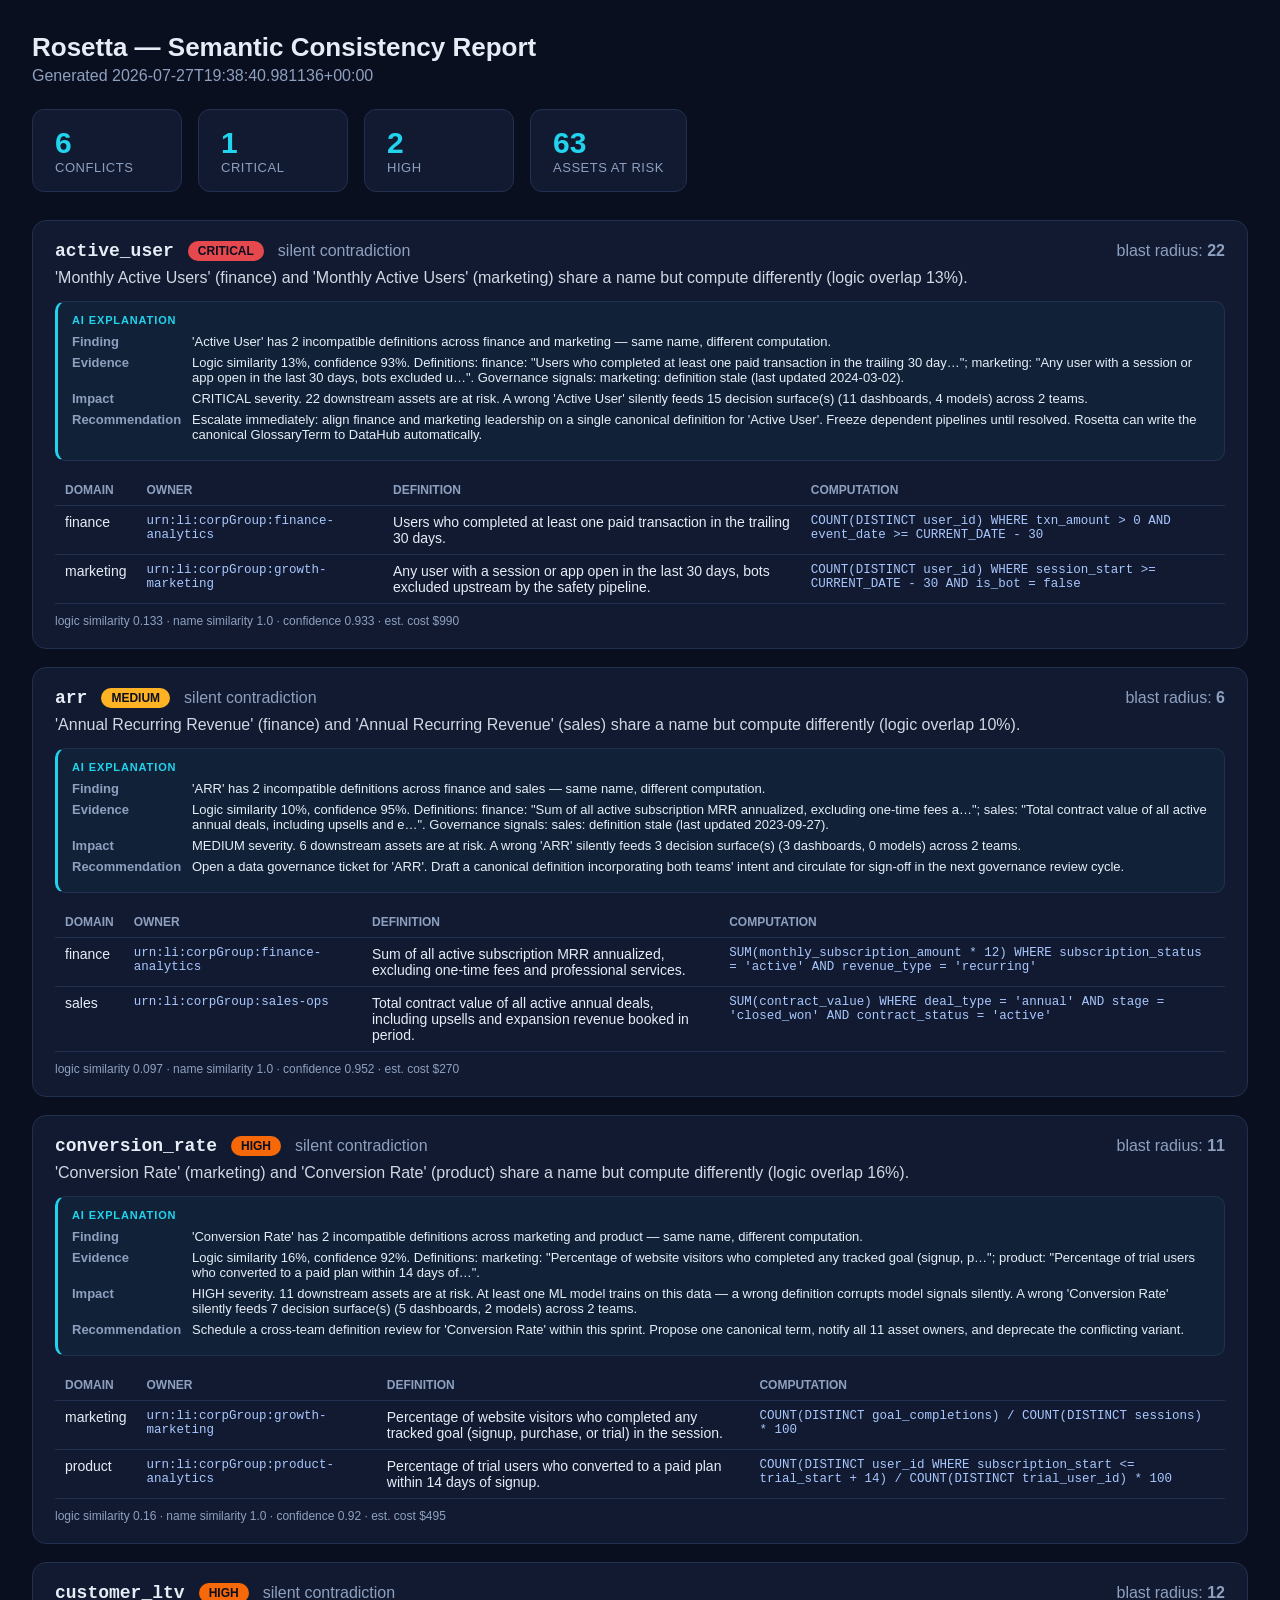
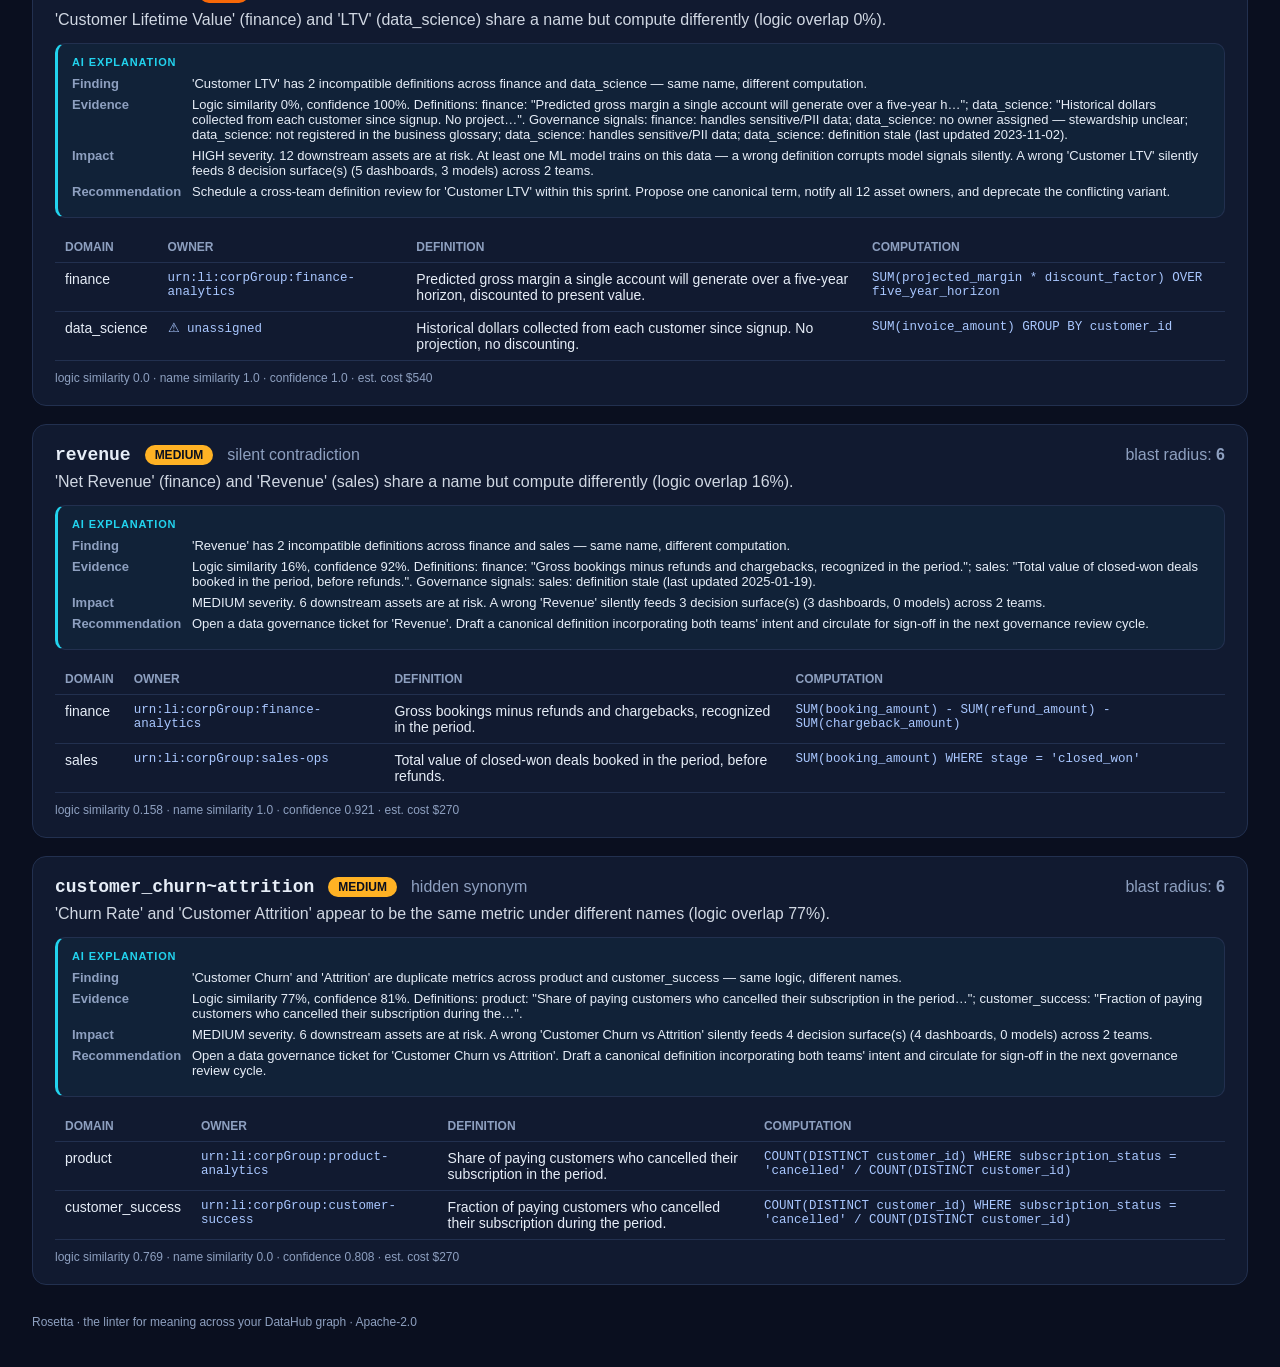
<file: examples/rosetta_report.html>
<!doctype html>
<html lang="en"><head><meta charset="utf-8">
<meta name="viewport" content="width=device-width, initial-scale=1">
<title>Rosetta Semantic Consistency Report</title>
<style>
  :root{--bg:#0a0f1f;--panel:#111a30;--line:#22304f;--cyan:#22d3ee;--text:#e6edf7;--muted:#8ea0c0}
  *{box-sizing:border-box} body{margin:0;background:var(--bg);color:var(--text);
    font-family:-apple-system,Segoe UI,Roboto,Helvetica,Arial,sans-serif;padding:32px}
  h1{font-size:26px;margin:0 0 4px} .sub{color:var(--muted);margin-bottom:24px}
  .stats{display:flex;gap:16px;flex-wrap:wrap;margin-bottom:28px}
  .stat{background:var(--panel);border:1px solid var(--line);border-radius:12px;
    padding:16px 22px;min-width:150px}
  .stat .n{font-size:30px;font-weight:700;color:var(--cyan)}
  .stat .l{color:var(--muted);font-size:13px;text-transform:uppercase;letter-spacing:.04em}
  .card{background:var(--panel);border:1px solid var(--line);border-radius:14px;
    padding:20px 22px;margin-bottom:18px}
  .card-head{display:flex;align-items:center;gap:14px;flex-wrap:wrap;margin-bottom:8px}
  .metric{font-size:18px;font-weight:700;font-family:ui-monospace,SFMono-Regular,Menlo,monospace}
  .badge{color:#0a0f1f;font-weight:700;font-size:12px;padding:3px 10px;border-radius:20px}
  .kind{color:var(--muted)} .blast{margin-left:auto;color:var(--muted)}
  .rationale{color:var(--text);opacity:.9;margin:6px 0 14px}
  .ai{border:1px solid var(--line);border-left:3px solid var(--cyan);border-radius:10px;
    padding:12px 14px;margin:0 0 14px;background:rgba(34,211,238,.04)}
  .ai-t{color:var(--cyan);font-size:11px;font-weight:700;text-transform:uppercase;
    letter-spacing:.08em;margin-bottom:8px}
  .ai-r{display:flex;gap:10px;font-size:13px;margin-bottom:6px}
  .ai-r b{flex:0 0 110px;color:var(--muted);font-weight:600}
  .ai-r span{flex:1}
  table{width:100%;border-collapse:collapse;font-size:14px}
  th,td{text-align:left;padding:8px 10px;border-bottom:1px solid var(--line);vertical-align:top}
  th{color:var(--muted);font-weight:600;font-size:12px;text-transform:uppercase}
  .mono{font-family:ui-monospace,SFMono-Regular,Menlo,monospace;font-size:12.5px;color:#a9c7ff}
  .sims{color:var(--muted);font-size:12px;margin-top:10px}
  footer{color:var(--muted);font-size:12px;margin-top:30px}
</style></head><body>
  <h1>Rosetta — Semantic Consistency Report</h1>
  <div class="sub">Generated 2026-07-27T19:38:40.981136+00:00</div>
  <div class="stats">
    <div class="stat"><div class="n">6</div><div class="l">Conflicts</div></div>
    <div class="stat"><div class="n">1</div><div class="l">Critical</div></div>
    <div class="stat"><div class="n">2</div><div class="l">High</div></div>
    <div class="stat"><div class="n">63</div><div class="l">Assets at risk</div></div>
  </div>
  
            <div class="card">
              <div class="card-head">
                <span class="metric">active_user</span>
                <span class="badge" style="background:#e5484d">CRITICAL</span>
                <span class="kind">silent contradiction</span>
                <span class="blast">blast radius: <b>22</b></span>
              </div>
              <p class="rationale">'Monthly Active Users' (finance) and 'Monthly Active Users' (marketing) share a name but compute differently (logic overlap 13%).</p>
              <div class='ai'><div class='ai-t'>AI Explanation</div><div class='ai-r'><b>Finding</b><span>'Active User' has 2 incompatible definitions across finance and marketing — same name, different computation.</span></div><div class='ai-r'><b>Evidence</b><span>Logic similarity 13%, confidence 93%. Definitions: finance: "Users who completed at least one paid transaction in the trailing 30 day…"; marketing: "Any user with a session or app open in the last 30 days, bots excluded u…". Governance signals: marketing: definition stale (last updated 2024-03-02).</span></div><div class='ai-r'><b>Impact</b><span>CRITICAL severity. 22 downstream assets are at risk. A wrong 'Active User' silently feeds 15 decision surface(s) (11 dashboards, 4 models) across 2 teams.</span></div><div class='ai-r'><b>Recommendation</b><span>Escalate immediately: align finance and marketing leadership on a single canonical definition for 'Active User'. Freeze dependent pipelines until resolved. Rosetta can write the canonical GlossaryTerm to DataHub automatically.</span></div></div>
              <table>
                <thead><tr><th>Domain</th><th>Owner</th><th>Definition</th><th>Computation</th></tr></thead>
                <tbody><tr><td>finance</td><td class='mono'>urn:li:corpGroup:finance-analytics</td><td>Users who completed at least one paid transaction in the trailing 30 days.</td><td class='mono'>COUNT(DISTINCT user_id) WHERE txn_amount > 0 AND event_date >= CURRENT_DATE - 30</td></tr><tr><td>marketing</td><td class='mono'>urn:li:corpGroup:growth-marketing</td><td>Any user with a session or app open in the last 30 days, bots excluded upstream by the safety pipeline.</td><td class='mono'>COUNT(DISTINCT user_id) WHERE session_start >= CURRENT_DATE - 30 AND is_bot = false</td></tr></tbody>
              </table>
              <div class="sims">logic similarity 0.133 ·
                name similarity 1.0 ·
                confidence 0.933 ·
                est. cost $990</div>
            </div>
            <div class="card">
              <div class="card-head">
                <span class="metric">arr</span>
                <span class="badge" style="background:#ffb224">MEDIUM</span>
                <span class="kind">silent contradiction</span>
                <span class="blast">blast radius: <b>6</b></span>
              </div>
              <p class="rationale">'Annual Recurring Revenue' (finance) and 'Annual Recurring Revenue' (sales) share a name but compute differently (logic overlap 10%).</p>
              <div class='ai'><div class='ai-t'>AI Explanation</div><div class='ai-r'><b>Finding</b><span>'ARR' has 2 incompatible definitions across finance and sales — same name, different computation.</span></div><div class='ai-r'><b>Evidence</b><span>Logic similarity 10%, confidence 95%. Definitions: finance: "Sum of all active subscription MRR annualized, excluding one-time fees a…"; sales: "Total contract value of all active annual deals, including upsells and e…". Governance signals: sales: definition stale (last updated 2023-09-27).</span></div><div class='ai-r'><b>Impact</b><span>MEDIUM severity. 6 downstream assets are at risk. A wrong 'ARR' silently feeds 3 decision surface(s) (3 dashboards, 0 models) across 2 teams.</span></div><div class='ai-r'><b>Recommendation</b><span>Open a data governance ticket for 'ARR'. Draft a canonical definition incorporating both teams' intent and circulate for sign-off in the next governance review cycle.</span></div></div>
              <table>
                <thead><tr><th>Domain</th><th>Owner</th><th>Definition</th><th>Computation</th></tr></thead>
                <tbody><tr><td>finance</td><td class='mono'>urn:li:corpGroup:finance-analytics</td><td>Sum of all active subscription MRR annualized, excluding one-time fees and professional services.</td><td class='mono'>SUM(monthly_subscription_amount * 12) WHERE subscription_status = 'active' AND revenue_type = 'recurring'</td></tr><tr><td>sales</td><td class='mono'>urn:li:corpGroup:sales-ops</td><td>Total contract value of all active annual deals, including upsells and expansion revenue booked in period.</td><td class='mono'>SUM(contract_value) WHERE deal_type = 'annual' AND stage = 'closed_won' AND contract_status = 'active'</td></tr></tbody>
              </table>
              <div class="sims">logic similarity 0.097 ·
                name similarity 1.0 ·
                confidence 0.952 ·
                est. cost $270</div>
            </div>
            <div class="card">
              <div class="card-head">
                <span class="metric">conversion_rate</span>
                <span class="badge" style="background:#f76808">HIGH</span>
                <span class="kind">silent contradiction</span>
                <span class="blast">blast radius: <b>11</b></span>
              </div>
              <p class="rationale">'Conversion Rate' (marketing) and 'Conversion Rate' (product) share a name but compute differently (logic overlap 16%).</p>
              <div class='ai'><div class='ai-t'>AI Explanation</div><div class='ai-r'><b>Finding</b><span>'Conversion Rate' has 2 incompatible definitions across marketing and product — same name, different computation.</span></div><div class='ai-r'><b>Evidence</b><span>Logic similarity 16%, confidence 92%. Definitions: marketing: "Percentage of website visitors who completed any tracked goal (signup, p…"; product: "Percentage of trial users who converted to a paid plan within 14 days of…".</span></div><div class='ai-r'><b>Impact</b><span>HIGH severity. 11 downstream assets are at risk. At least one ML model trains on this data — a wrong definition corrupts model signals silently. A wrong 'Conversion Rate' silently feeds 7 decision surface(s) (5 dashboards, 2 models) across 2 teams.</span></div><div class='ai-r'><b>Recommendation</b><span>Schedule a cross-team definition review for 'Conversion Rate' within this sprint. Propose one canonical term, notify all 11 asset owners, and deprecate the conflicting variant.</span></div></div>
              <table>
                <thead><tr><th>Domain</th><th>Owner</th><th>Definition</th><th>Computation</th></tr></thead>
                <tbody><tr><td>marketing</td><td class='mono'>urn:li:corpGroup:growth-marketing</td><td>Percentage of website visitors who completed any tracked goal (signup, purchase, or trial) in the session.</td><td class='mono'>COUNT(DISTINCT goal_completions) / COUNT(DISTINCT sessions) * 100</td></tr><tr><td>product</td><td class='mono'>urn:li:corpGroup:product-analytics</td><td>Percentage of trial users who converted to a paid plan within 14 days of signup.</td><td class='mono'>COUNT(DISTINCT user_id WHERE subscription_start <= trial_start + 14) / COUNT(DISTINCT trial_user_id) * 100</td></tr></tbody>
              </table>
              <div class="sims">logic similarity 0.16 ·
                name similarity 1.0 ·
                confidence 0.92 ·
                est. cost $495</div>
            </div>
            <div class="card">
              <div class="card-head">
                <span class="metric">customer_ltv</span>
                <span class="badge" style="background:#f76808">HIGH</span>
                <span class="kind">silent contradiction</span>
                <span class="blast">blast radius: <b>12</b></span>
              </div>
              <p class="rationale">'Customer Lifetime Value' (finance) and 'LTV' (data_science) share a name but compute differently (logic overlap 0%).</p>
              <div class='ai'><div class='ai-t'>AI Explanation</div><div class='ai-r'><b>Finding</b><span>'Customer LTV' has 2 incompatible definitions across finance and data_science — same name, different computation.</span></div><div class='ai-r'><b>Evidence</b><span>Logic similarity 0%, confidence 100%. Definitions: finance: "Predicted gross margin a single account will generate over a five-year h…"; data_science: "Historical dollars collected from each customer since signup. No project…". Governance signals: finance: handles sensitive/PII data; data_science: no owner assigned — stewardship unclear; data_science: not registered in the business glossary; data_science: handles sensitive/PII data; data_science: definition stale (last updated 2023-11-02).</span></div><div class='ai-r'><b>Impact</b><span>HIGH severity. 12 downstream assets are at risk. At least one ML model trains on this data — a wrong definition corrupts model signals silently. A wrong 'Customer LTV' silently feeds 8 decision surface(s) (5 dashboards, 3 models) across 2 teams.</span></div><div class='ai-r'><b>Recommendation</b><span>Schedule a cross-team definition review for 'Customer LTV' within this sprint. Propose one canonical term, notify all 12 asset owners, and deprecate the conflicting variant.</span></div></div>
              <table>
                <thead><tr><th>Domain</th><th>Owner</th><th>Definition</th><th>Computation</th></tr></thead>
                <tbody><tr><td>finance</td><td class='mono'>urn:li:corpGroup:finance-analytics</td><td>Predicted gross margin a single account will generate over a five-year horizon, discounted to present value.</td><td class='mono'>SUM(projected_margin * discount_factor) OVER five_year_horizon</td></tr><tr><td>data_science</td><td class='mono'>⚠ unassigned</td><td>Historical dollars collected from each customer since signup. No projection, no discounting.</td><td class='mono'>SUM(invoice_amount) GROUP BY customer_id</td></tr></tbody>
              </table>
              <div class="sims">logic similarity 0.0 ·
                name similarity 1.0 ·
                confidence 1.0 ·
                est. cost $540</div>
            </div>
            <div class="card">
              <div class="card-head">
                <span class="metric">revenue</span>
                <span class="badge" style="background:#ffb224">MEDIUM</span>
                <span class="kind">silent contradiction</span>
                <span class="blast">blast radius: <b>6</b></span>
              </div>
              <p class="rationale">'Net Revenue' (finance) and 'Revenue' (sales) share a name but compute differently (logic overlap 16%).</p>
              <div class='ai'><div class='ai-t'>AI Explanation</div><div class='ai-r'><b>Finding</b><span>'Revenue' has 2 incompatible definitions across finance and sales — same name, different computation.</span></div><div class='ai-r'><b>Evidence</b><span>Logic similarity 16%, confidence 92%. Definitions: finance: "Gross bookings minus refunds and chargebacks, recognized in the period."; sales: "Total value of closed-won deals booked in the period, before refunds.". Governance signals: sales: definition stale (last updated 2025-01-19).</span></div><div class='ai-r'><b>Impact</b><span>MEDIUM severity. 6 downstream assets are at risk. A wrong 'Revenue' silently feeds 3 decision surface(s) (3 dashboards, 0 models) across 2 teams.</span></div><div class='ai-r'><b>Recommendation</b><span>Open a data governance ticket for 'Revenue'. Draft a canonical definition incorporating both teams' intent and circulate for sign-off in the next governance review cycle.</span></div></div>
              <table>
                <thead><tr><th>Domain</th><th>Owner</th><th>Definition</th><th>Computation</th></tr></thead>
                <tbody><tr><td>finance</td><td class='mono'>urn:li:corpGroup:finance-analytics</td><td>Gross bookings minus refunds and chargebacks, recognized in the period.</td><td class='mono'>SUM(booking_amount) - SUM(refund_amount) - SUM(chargeback_amount)</td></tr><tr><td>sales</td><td class='mono'>urn:li:corpGroup:sales-ops</td><td>Total value of closed-won deals booked in the period, before refunds.</td><td class='mono'>SUM(booking_amount) WHERE stage = 'closed_won'</td></tr></tbody>
              </table>
              <div class="sims">logic similarity 0.158 ·
                name similarity 1.0 ·
                confidence 0.921 ·
                est. cost $270</div>
            </div>
            <div class="card">
              <div class="card-head">
                <span class="metric">customer_churn~attrition</span>
                <span class="badge" style="background:#ffb224">MEDIUM</span>
                <span class="kind">hidden synonym</span>
                <span class="blast">blast radius: <b>6</b></span>
              </div>
              <p class="rationale">'Churn Rate' and 'Customer Attrition' appear to be the same metric under different names (logic overlap 77%).</p>
              <div class='ai'><div class='ai-t'>AI Explanation</div><div class='ai-r'><b>Finding</b><span>'Customer Churn' and 'Attrition' are duplicate metrics across product and customer_success — same logic, different names.</span></div><div class='ai-r'><b>Evidence</b><span>Logic similarity 77%, confidence 81%. Definitions: product: "Share of paying customers who cancelled their subscription in the period…"; customer_success: "Fraction of paying customers who cancelled their subscription during the…".</span></div><div class='ai-r'><b>Impact</b><span>MEDIUM severity. 6 downstream assets are at risk. A wrong 'Customer Churn vs Attrition' silently feeds 4 decision surface(s) (4 dashboards, 0 models) across 2 teams.</span></div><div class='ai-r'><b>Recommendation</b><span>Open a data governance ticket for 'Customer Churn vs Attrition'. Draft a canonical definition incorporating both teams' intent and circulate for sign-off in the next governance review cycle.</span></div></div>
              <table>
                <thead><tr><th>Domain</th><th>Owner</th><th>Definition</th><th>Computation</th></tr></thead>
                <tbody><tr><td>product</td><td class='mono'>urn:li:corpGroup:product-analytics</td><td>Share of paying customers who cancelled their subscription in the period.</td><td class='mono'>COUNT(DISTINCT customer_id) WHERE subscription_status = 'cancelled' / COUNT(DISTINCT customer_id)</td></tr><tr><td>customer_success</td><td class='mono'>urn:li:corpGroup:customer-success</td><td>Fraction of paying customers who cancelled their subscription during the period.</td><td class='mono'>COUNT(DISTINCT customer_id) WHERE subscription_status = 'cancelled' / COUNT(DISTINCT customer_id)</td></tr></tbody>
              </table>
              <div class="sims">logic similarity 0.769 ·
                name similarity 0.0 ·
                confidence 0.808 ·
                est. cost $270</div>
            </div>
  <footer>Rosetta · the linter for meaning across your DataHub graph · Apache-2.0</footer>
</body></html>
</file>
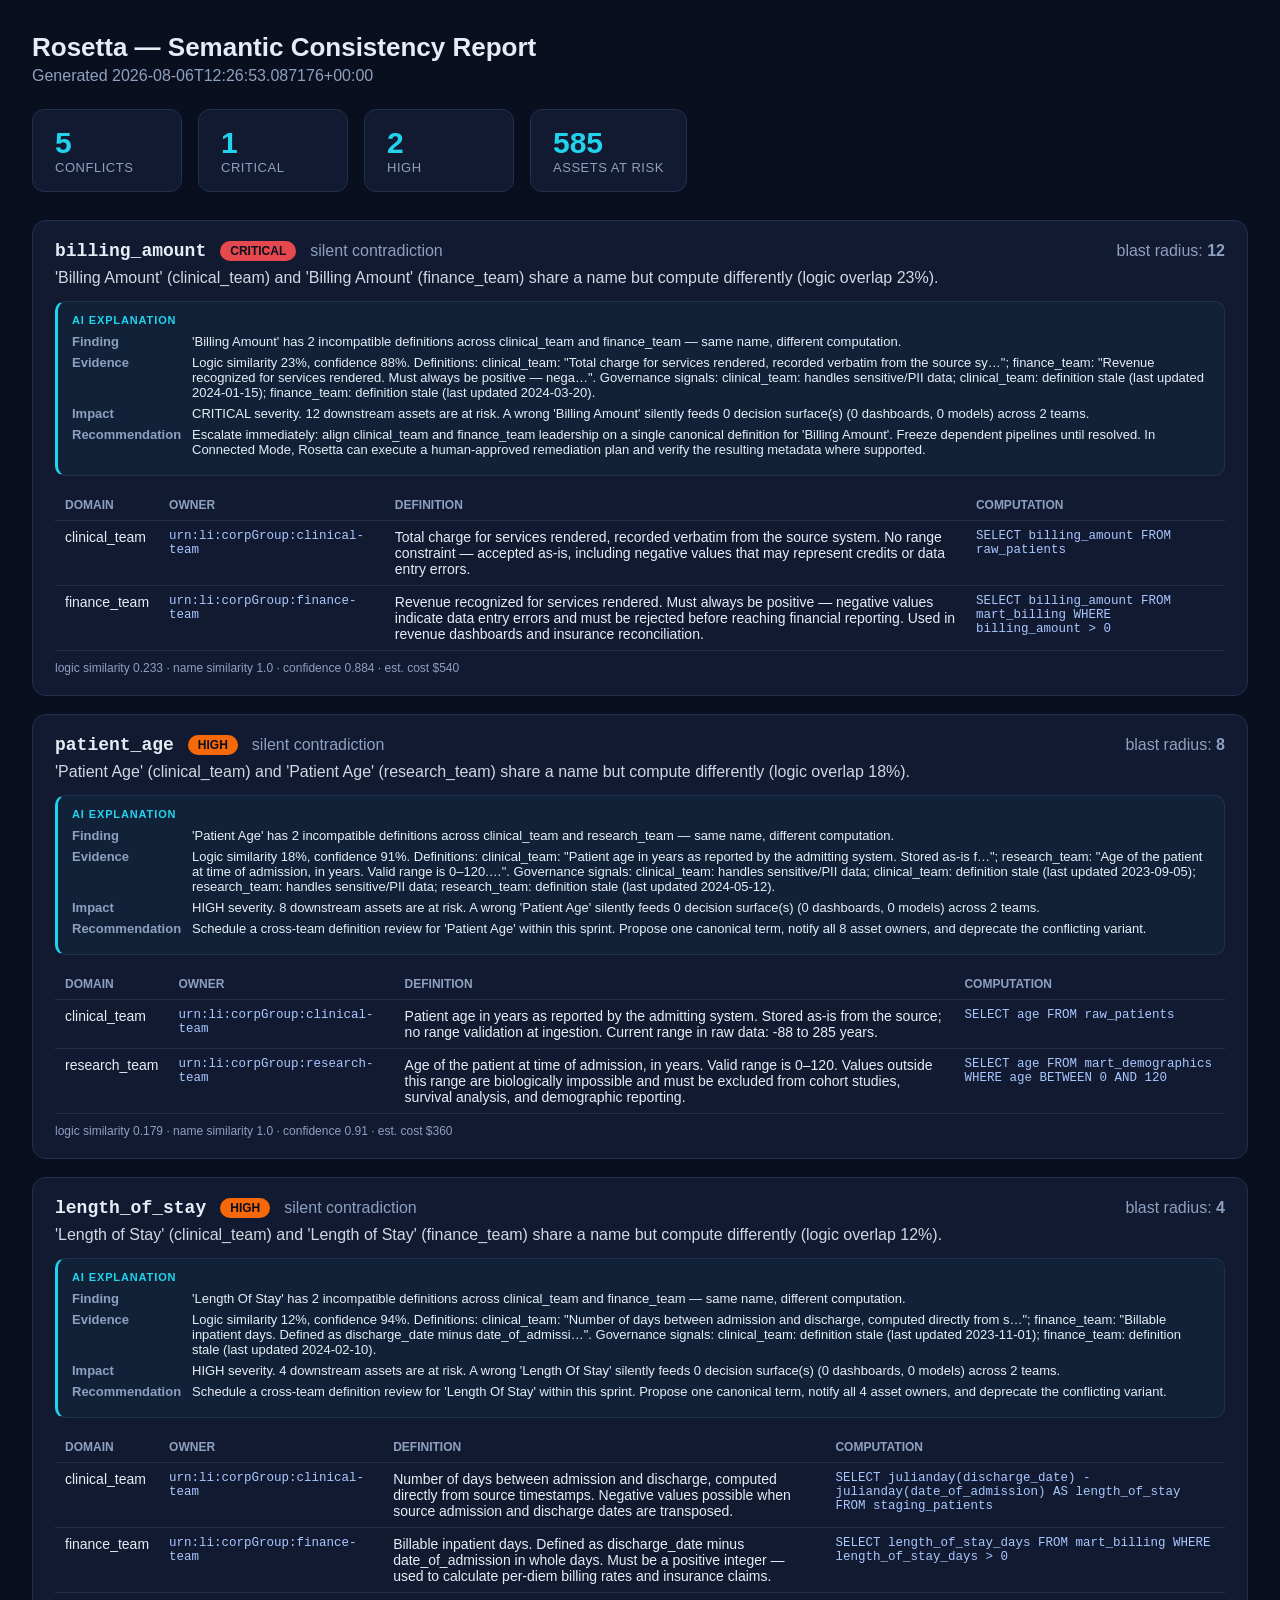
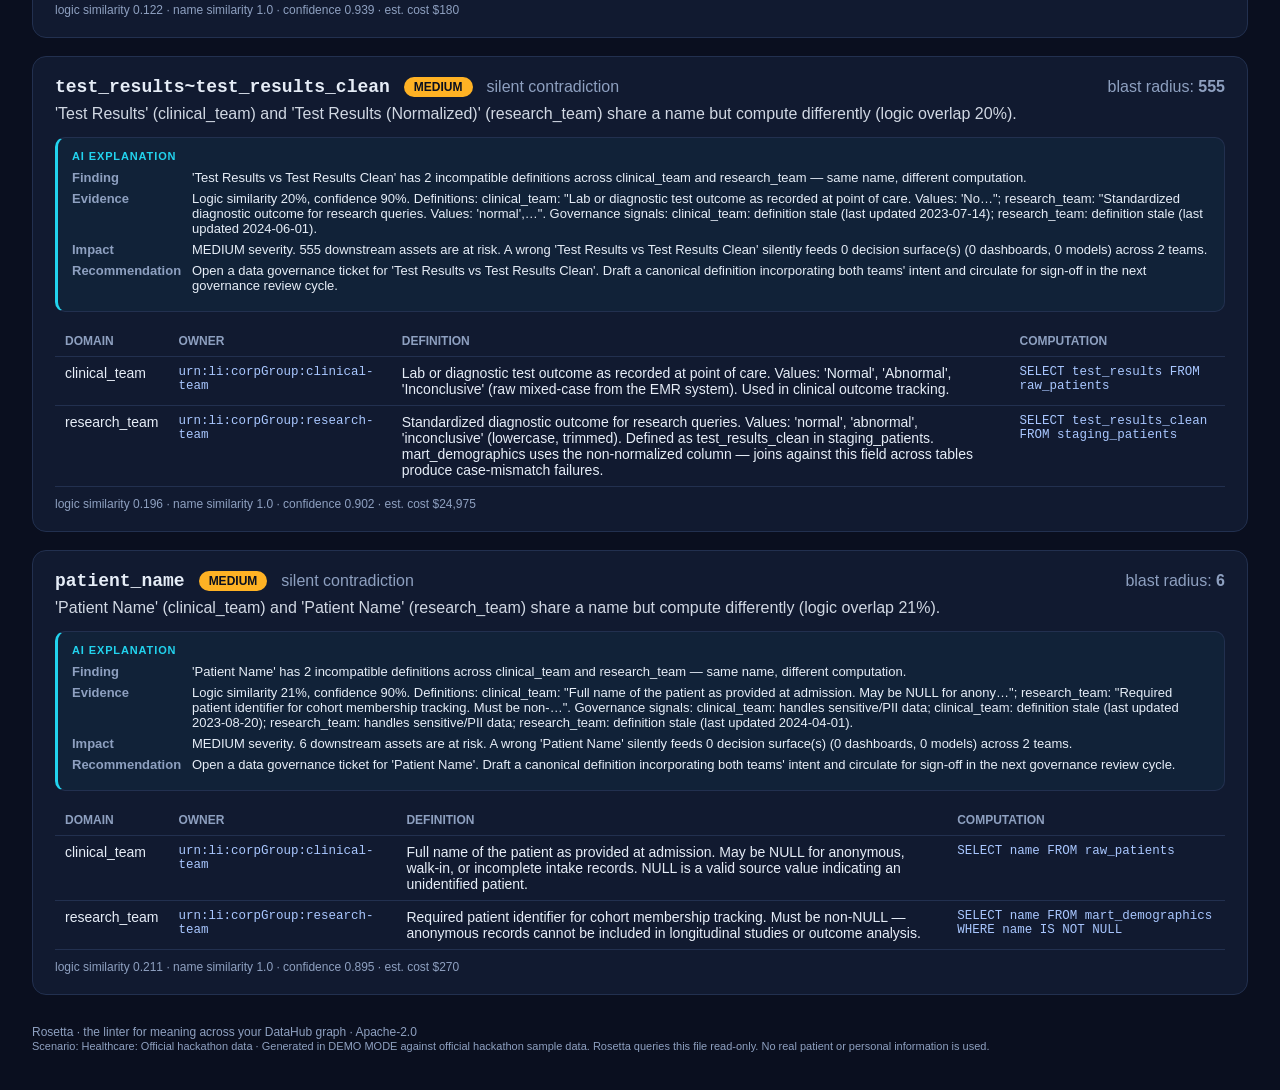
<file: examples/rosetta_report_healthcare.html>
<!doctype html>
<html lang="en"><head><meta charset="utf-8">
<meta name="viewport" content="width=device-width, initial-scale=1">
<title>Rosetta Semantic Consistency Report</title>
<style>
  :root{--bg:#0a0f1f;--panel:#111a30;--line:#22304f;--cyan:#22d3ee;--text:#e6edf7;--muted:#8ea0c0}
  *{box-sizing:border-box} body{margin:0;background:var(--bg);color:var(--text);
    font-family:-apple-system,Segoe UI,Roboto,Helvetica,Arial,sans-serif;padding:32px}
  h1{font-size:26px;margin:0 0 4px} .sub{color:var(--muted);margin-bottom:24px}
  .stats{display:flex;gap:16px;flex-wrap:wrap;margin-bottom:28px}
  .stat{background:var(--panel);border:1px solid var(--line);border-radius:12px;
    padding:16px 22px;min-width:150px}
  .stat .n{font-size:30px;font-weight:700;color:var(--cyan)}
  .stat .l{color:var(--muted);font-size:13px;text-transform:uppercase;letter-spacing:.04em}
  .card{background:var(--panel);border:1px solid var(--line);border-radius:14px;
    padding:20px 22px;margin-bottom:18px}
  .card-head{display:flex;align-items:center;gap:14px;flex-wrap:wrap;margin-bottom:8px}
  .metric{font-size:18px;font-weight:700;font-family:ui-monospace,SFMono-Regular,Menlo,monospace}
  .badge{color:#0a0f1f;font-weight:700;font-size:12px;padding:3px 10px;border-radius:20px}
  .kind{color:var(--muted)} .blast{margin-left:auto;color:var(--muted)}
  .rationale{color:var(--text);opacity:.9;margin:6px 0 14px}
  .ai{border:1px solid var(--line);border-left:3px solid var(--cyan);border-radius:10px;
    padding:12px 14px;margin:0 0 14px;background:rgba(34,211,238,.04)}
  .ai-t{color:var(--cyan);font-size:11px;font-weight:700;text-transform:uppercase;
    letter-spacing:.08em;margin-bottom:8px}
  .ai-r{display:flex;gap:10px;font-size:13px;margin-bottom:6px}
  .ai-r b{flex:0 0 110px;color:var(--muted);font-weight:600}
  .ai-r span{flex:1}
  table{width:100%;border-collapse:collapse;font-size:14px}
  th,td{text-align:left;padding:8px 10px;border-bottom:1px solid var(--line);vertical-align:top}
  th{color:var(--muted);font-weight:600;font-size:12px;text-transform:uppercase}
  .mono{font-family:ui-monospace,SFMono-Regular,Menlo,monospace;font-size:12.5px;color:#a9c7ff}
  .sims{color:var(--muted);font-size:12px;margin-top:10px}
  footer{color:var(--muted);font-size:12px;margin-top:30px}
</style></head><body>
  <h1>Rosetta — Semantic Consistency Report</h1>
  <div class="sub">Generated 2026-08-06T12:26:53.087176+00:00</div>
  <div class="stats">
    <div class="stat"><div class="n">5</div><div class="l">Conflicts</div></div>
    <div class="stat"><div class="n">1</div><div class="l">Critical</div></div>
    <div class="stat"><div class="n">2</div><div class="l">High</div></div>
    <div class="stat"><div class="n">585</div><div class="l">Assets at risk</div></div>
  </div>
  
            <div class="card">
              <div class="card-head">
                <span class="metric">billing_amount</span>
                <span class="badge" style="background:#e5484d">CRITICAL</span>
                <span class="kind">silent contradiction</span>
                <span class="blast">blast radius: <b>12</b></span>
              </div>
              <p class="rationale">'Billing Amount' (clinical_team) and 'Billing Amount' (finance_team) share a name but compute differently (logic overlap 23%).</p>
              <div class='ai'><div class='ai-t'>AI Explanation</div><div class='ai-r'><b>Finding</b><span>'Billing Amount' has 2 incompatible definitions across clinical_team and finance_team — same name, different computation.</span></div><div class='ai-r'><b>Evidence</b><span>Logic similarity 23%, confidence 88%. Definitions: clinical_team: "Total charge for services rendered, recorded verbatim from the source sy…"; finance_team: "Revenue recognized for services rendered. Must always be positive — nega…". Governance signals: clinical_team: handles sensitive/PII data; clinical_team: definition stale (last updated 2024-01-15); finance_team: definition stale (last updated 2024-03-20).</span></div><div class='ai-r'><b>Impact</b><span>CRITICAL severity. 12 downstream assets are at risk. A wrong 'Billing Amount' silently feeds 0 decision surface(s) (0 dashboards, 0 models) across 2 teams.</span></div><div class='ai-r'><b>Recommendation</b><span>Escalate immediately: align clinical_team and finance_team leadership on a single canonical definition for 'Billing Amount'. Freeze dependent pipelines until resolved. In Connected Mode, Rosetta can execute a human-approved remediation plan and verify the resulting metadata where supported.</span></div></div>
              <table>
                <thead><tr><th>Domain</th><th>Owner</th><th>Definition</th><th>Computation</th></tr></thead>
                <tbody><tr><td>clinical_team</td><td class='mono'>urn:li:corpGroup:clinical-team</td><td>Total charge for services rendered, recorded verbatim from the source system. No range constraint — accepted as-is, including negative values that may represent credits or data entry errors.</td><td class='mono'>SELECT billing_amount FROM raw_patients</td></tr><tr><td>finance_team</td><td class='mono'>urn:li:corpGroup:finance-team</td><td>Revenue recognized for services rendered. Must always be positive — negative values indicate data entry errors and must be rejected before reaching financial reporting. Used in revenue dashboards and insurance reconciliation.</td><td class='mono'>SELECT billing_amount FROM mart_billing WHERE billing_amount > 0</td></tr></tbody>
              </table>
              <div class="sims">logic similarity 0.233 ·
                name similarity 1.0 ·
                confidence 0.884 ·
                est. cost $540</div>
            </div>
            <div class="card">
              <div class="card-head">
                <span class="metric">patient_age</span>
                <span class="badge" style="background:#f76808">HIGH</span>
                <span class="kind">silent contradiction</span>
                <span class="blast">blast radius: <b>8</b></span>
              </div>
              <p class="rationale">'Patient Age' (clinical_team) and 'Patient Age' (research_team) share a name but compute differently (logic overlap 18%).</p>
              <div class='ai'><div class='ai-t'>AI Explanation</div><div class='ai-r'><b>Finding</b><span>'Patient Age' has 2 incompatible definitions across clinical_team and research_team — same name, different computation.</span></div><div class='ai-r'><b>Evidence</b><span>Logic similarity 18%, confidence 91%. Definitions: clinical_team: "Patient age in years as reported by the admitting system. Stored as-is f…"; research_team: "Age of the patient at time of admission, in years. Valid range is 0–120.…". Governance signals: clinical_team: handles sensitive/PII data; clinical_team: definition stale (last updated 2023-09-05); research_team: handles sensitive/PII data; research_team: definition stale (last updated 2024-05-12).</span></div><div class='ai-r'><b>Impact</b><span>HIGH severity. 8 downstream assets are at risk. A wrong 'Patient Age' silently feeds 0 decision surface(s) (0 dashboards, 0 models) across 2 teams.</span></div><div class='ai-r'><b>Recommendation</b><span>Schedule a cross-team definition review for 'Patient Age' within this sprint. Propose one canonical term, notify all 8 asset owners, and deprecate the conflicting variant.</span></div></div>
              <table>
                <thead><tr><th>Domain</th><th>Owner</th><th>Definition</th><th>Computation</th></tr></thead>
                <tbody><tr><td>clinical_team</td><td class='mono'>urn:li:corpGroup:clinical-team</td><td>Patient age in years as reported by the admitting system. Stored as-is from the source; no range validation at ingestion. Current range in raw data: -88 to 285 years.</td><td class='mono'>SELECT age FROM raw_patients</td></tr><tr><td>research_team</td><td class='mono'>urn:li:corpGroup:research-team</td><td>Age of the patient at time of admission, in years. Valid range is 0–120. Values outside this range are biologically impossible and must be excluded from cohort studies, survival analysis, and demographic reporting.</td><td class='mono'>SELECT age FROM mart_demographics WHERE age BETWEEN 0 AND 120</td></tr></tbody>
              </table>
              <div class="sims">logic similarity 0.179 ·
                name similarity 1.0 ·
                confidence 0.91 ·
                est. cost $360</div>
            </div>
            <div class="card">
              <div class="card-head">
                <span class="metric">length_of_stay</span>
                <span class="badge" style="background:#f76808">HIGH</span>
                <span class="kind">silent contradiction</span>
                <span class="blast">blast radius: <b>4</b></span>
              </div>
              <p class="rationale">'Length of Stay' (clinical_team) and 'Length of Stay' (finance_team) share a name but compute differently (logic overlap 12%).</p>
              <div class='ai'><div class='ai-t'>AI Explanation</div><div class='ai-r'><b>Finding</b><span>'Length Of Stay' has 2 incompatible definitions across clinical_team and finance_team — same name, different computation.</span></div><div class='ai-r'><b>Evidence</b><span>Logic similarity 12%, confidence 94%. Definitions: clinical_team: "Number of days between admission and discharge, computed directly from s…"; finance_team: "Billable inpatient days. Defined as discharge_date minus date_of_admissi…". Governance signals: clinical_team: definition stale (last updated 2023-11-01); finance_team: definition stale (last updated 2024-02-10).</span></div><div class='ai-r'><b>Impact</b><span>HIGH severity. 4 downstream assets are at risk. A wrong 'Length Of Stay' silently feeds 0 decision surface(s) (0 dashboards, 0 models) across 2 teams.</span></div><div class='ai-r'><b>Recommendation</b><span>Schedule a cross-team definition review for 'Length Of Stay' within this sprint. Propose one canonical term, notify all 4 asset owners, and deprecate the conflicting variant.</span></div></div>
              <table>
                <thead><tr><th>Domain</th><th>Owner</th><th>Definition</th><th>Computation</th></tr></thead>
                <tbody><tr><td>clinical_team</td><td class='mono'>urn:li:corpGroup:clinical-team</td><td>Number of days between admission and discharge, computed directly from source timestamps. Negative values possible when source admission and discharge dates are transposed.</td><td class='mono'>SELECT julianday(discharge_date) - julianday(date_of_admission) AS length_of_stay FROM staging_patients</td></tr><tr><td>finance_team</td><td class='mono'>urn:li:corpGroup:finance-team</td><td>Billable inpatient days. Defined as discharge_date minus date_of_admission in whole days. Must be a positive integer — used to calculate per-diem billing rates and insurance claims.</td><td class='mono'>SELECT length_of_stay_days FROM mart_billing WHERE length_of_stay_days > 0</td></tr></tbody>
              </table>
              <div class="sims">logic similarity 0.122 ·
                name similarity 1.0 ·
                confidence 0.939 ·
                est. cost $180</div>
            </div>
            <div class="card">
              <div class="card-head">
                <span class="metric">test_results~test_results_clean</span>
                <span class="badge" style="background:#ffb224">MEDIUM</span>
                <span class="kind">silent contradiction</span>
                <span class="blast">blast radius: <b>555</b></span>
              </div>
              <p class="rationale">'Test Results' (clinical_team) and 'Test Results (Normalized)' (research_team) share a name but compute differently (logic overlap 20%).</p>
              <div class='ai'><div class='ai-t'>AI Explanation</div><div class='ai-r'><b>Finding</b><span>'Test Results vs Test Results Clean' has 2 incompatible definitions across clinical_team and research_team — same name, different computation.</span></div><div class='ai-r'><b>Evidence</b><span>Logic similarity 20%, confidence 90%. Definitions: clinical_team: "Lab or diagnostic test outcome as recorded at point of care. Values: 'No…"; research_team: "Standardized diagnostic outcome for research queries. Values: 'normal',…". Governance signals: clinical_team: definition stale (last updated 2023-07-14); research_team: definition stale (last updated 2024-06-01).</span></div><div class='ai-r'><b>Impact</b><span>MEDIUM severity. 555 downstream assets are at risk. A wrong 'Test Results vs Test Results Clean' silently feeds 0 decision surface(s) (0 dashboards, 0 models) across 2 teams.</span></div><div class='ai-r'><b>Recommendation</b><span>Open a data governance ticket for 'Test Results vs Test Results Clean'. Draft a canonical definition incorporating both teams' intent and circulate for sign-off in the next governance review cycle.</span></div></div>
              <table>
                <thead><tr><th>Domain</th><th>Owner</th><th>Definition</th><th>Computation</th></tr></thead>
                <tbody><tr><td>clinical_team</td><td class='mono'>urn:li:corpGroup:clinical-team</td><td>Lab or diagnostic test outcome as recorded at point of care. Values: 'Normal', 'Abnormal', 'Inconclusive' (raw mixed-case from the EMR system). Used in clinical outcome tracking.</td><td class='mono'>SELECT test_results FROM raw_patients</td></tr><tr><td>research_team</td><td class='mono'>urn:li:corpGroup:research-team</td><td>Standardized diagnostic outcome for research queries. Values: 'normal', 'abnormal', 'inconclusive' (lowercase, trimmed). Defined as test_results_clean in staging_patients. mart_demographics uses the non-normalized column — joins against this field across tables produce case-mismatch failures.</td><td class='mono'>SELECT test_results_clean FROM staging_patients</td></tr></tbody>
              </table>
              <div class="sims">logic similarity 0.196 ·
                name similarity 1.0 ·
                confidence 0.902 ·
                est. cost $24,975</div>
            </div>
            <div class="card">
              <div class="card-head">
                <span class="metric">patient_name</span>
                <span class="badge" style="background:#ffb224">MEDIUM</span>
                <span class="kind">silent contradiction</span>
                <span class="blast">blast radius: <b>6</b></span>
              </div>
              <p class="rationale">'Patient Name' (clinical_team) and 'Patient Name' (research_team) share a name but compute differently (logic overlap 21%).</p>
              <div class='ai'><div class='ai-t'>AI Explanation</div><div class='ai-r'><b>Finding</b><span>'Patient Name' has 2 incompatible definitions across clinical_team and research_team — same name, different computation.</span></div><div class='ai-r'><b>Evidence</b><span>Logic similarity 21%, confidence 90%. Definitions: clinical_team: "Full name of the patient as provided at admission. May be NULL for anony…"; research_team: "Required patient identifier for cohort membership tracking. Must be non-…". Governance signals: clinical_team: handles sensitive/PII data; clinical_team: definition stale (last updated 2023-08-20); research_team: handles sensitive/PII data; research_team: definition stale (last updated 2024-04-01).</span></div><div class='ai-r'><b>Impact</b><span>MEDIUM severity. 6 downstream assets are at risk. A wrong 'Patient Name' silently feeds 0 decision surface(s) (0 dashboards, 0 models) across 2 teams.</span></div><div class='ai-r'><b>Recommendation</b><span>Open a data governance ticket for 'Patient Name'. Draft a canonical definition incorporating both teams' intent and circulate for sign-off in the next governance review cycle.</span></div></div>
              <table>
                <thead><tr><th>Domain</th><th>Owner</th><th>Definition</th><th>Computation</th></tr></thead>
                <tbody><tr><td>clinical_team</td><td class='mono'>urn:li:corpGroup:clinical-team</td><td>Full name of the patient as provided at admission. May be NULL for anonymous, walk-in, or incomplete intake records. NULL is a valid source value indicating an unidentified patient.</td><td class='mono'>SELECT name FROM raw_patients</td></tr><tr><td>research_team</td><td class='mono'>urn:li:corpGroup:research-team</td><td>Required patient identifier for cohort membership tracking. Must be non-NULL — anonymous records cannot be included in longitudinal studies or outcome analysis.</td><td class='mono'>SELECT name FROM mart_demographics WHERE name IS NOT NULL</td></tr></tbody>
              </table>
              <div class="sims">logic similarity 0.211 ·
                name similarity 1.0 ·
                confidence 0.895 ·
                est. cost $270</div>
            </div>
  <footer>Rosetta · the linter for meaning across your DataHub graph · Apache-2.0<br>
  <small style="color:var(--muted);font-size:11px">Scenario: Healthcare: Official hackathon data · Generated in DEMO MODE against official hackathon sample data. Rosetta queries this file read-only. No real patient or personal information is used.</small></footer>
</body></html>
</file>
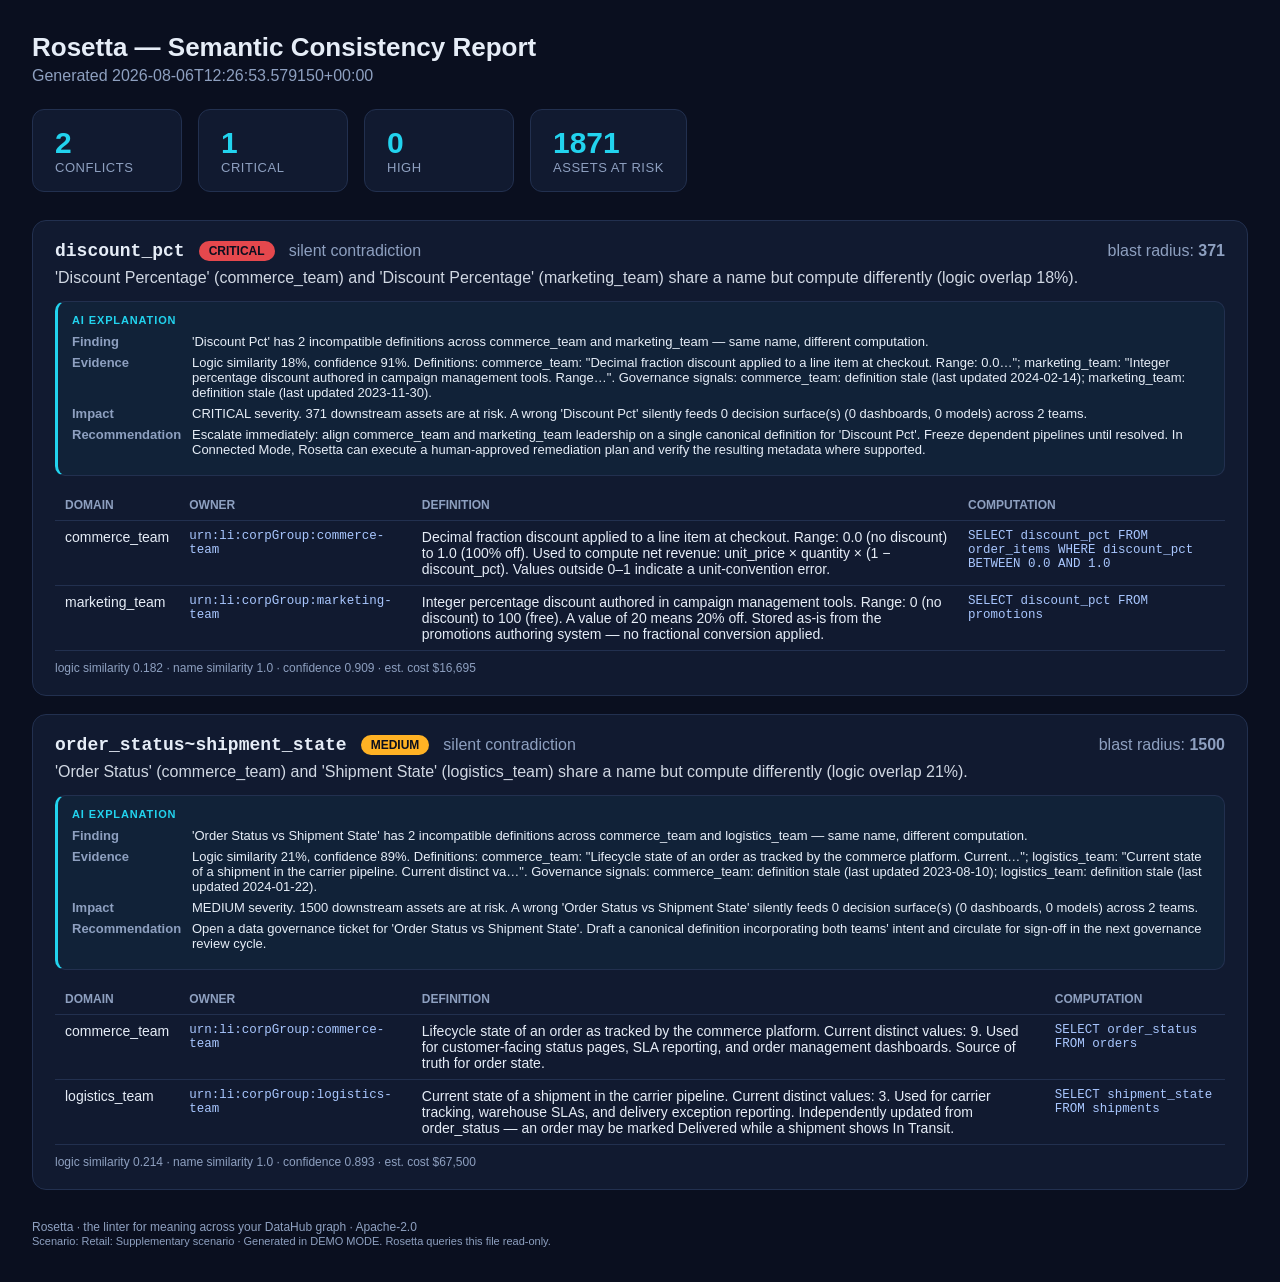
<file: examples/rosetta_report_retail.html>
<!doctype html>
<html lang="en"><head><meta charset="utf-8">
<meta name="viewport" content="width=device-width, initial-scale=1">
<title>Rosetta Semantic Consistency Report</title>
<style>
  :root{--bg:#0a0f1f;--panel:#111a30;--line:#22304f;--cyan:#22d3ee;--text:#e6edf7;--muted:#8ea0c0}
  *{box-sizing:border-box} body{margin:0;background:var(--bg);color:var(--text);
    font-family:-apple-system,Segoe UI,Roboto,Helvetica,Arial,sans-serif;padding:32px}
  h1{font-size:26px;margin:0 0 4px} .sub{color:var(--muted);margin-bottom:24px}
  .stats{display:flex;gap:16px;flex-wrap:wrap;margin-bottom:28px}
  .stat{background:var(--panel);border:1px solid var(--line);border-radius:12px;
    padding:16px 22px;min-width:150px}
  .stat .n{font-size:30px;font-weight:700;color:var(--cyan)}
  .stat .l{color:var(--muted);font-size:13px;text-transform:uppercase;letter-spacing:.04em}
  .card{background:var(--panel);border:1px solid var(--line);border-radius:14px;
    padding:20px 22px;margin-bottom:18px}
  .card-head{display:flex;align-items:center;gap:14px;flex-wrap:wrap;margin-bottom:8px}
  .metric{font-size:18px;font-weight:700;font-family:ui-monospace,SFMono-Regular,Menlo,monospace}
  .badge{color:#0a0f1f;font-weight:700;font-size:12px;padding:3px 10px;border-radius:20px}
  .kind{color:var(--muted)} .blast{margin-left:auto;color:var(--muted)}
  .rationale{color:var(--text);opacity:.9;margin:6px 0 14px}
  .ai{border:1px solid var(--line);border-left:3px solid var(--cyan);border-radius:10px;
    padding:12px 14px;margin:0 0 14px;background:rgba(34,211,238,.04)}
  .ai-t{color:var(--cyan);font-size:11px;font-weight:700;text-transform:uppercase;
    letter-spacing:.08em;margin-bottom:8px}
  .ai-r{display:flex;gap:10px;font-size:13px;margin-bottom:6px}
  .ai-r b{flex:0 0 110px;color:var(--muted);font-weight:600}
  .ai-r span{flex:1}
  table{width:100%;border-collapse:collapse;font-size:14px}
  th,td{text-align:left;padding:8px 10px;border-bottom:1px solid var(--line);vertical-align:top}
  th{color:var(--muted);font-weight:600;font-size:12px;text-transform:uppercase}
  .mono{font-family:ui-monospace,SFMono-Regular,Menlo,monospace;font-size:12.5px;color:#a9c7ff}
  .sims{color:var(--muted);font-size:12px;margin-top:10px}
  footer{color:var(--muted);font-size:12px;margin-top:30px}
</style></head><body>
  <h1>Rosetta — Semantic Consistency Report</h1>
  <div class="sub">Generated 2026-08-06T12:26:53.579150+00:00</div>
  <div class="stats">
    <div class="stat"><div class="n">2</div><div class="l">Conflicts</div></div>
    <div class="stat"><div class="n">1</div><div class="l">Critical</div></div>
    <div class="stat"><div class="n">0</div><div class="l">High</div></div>
    <div class="stat"><div class="n">1871</div><div class="l">Assets at risk</div></div>
  </div>
  
            <div class="card">
              <div class="card-head">
                <span class="metric">discount_pct</span>
                <span class="badge" style="background:#e5484d">CRITICAL</span>
                <span class="kind">silent contradiction</span>
                <span class="blast">blast radius: <b>371</b></span>
              </div>
              <p class="rationale">'Discount Percentage' (commerce_team) and 'Discount Percentage' (marketing_team) share a name but compute differently (logic overlap 18%).</p>
              <div class='ai'><div class='ai-t'>AI Explanation</div><div class='ai-r'><b>Finding</b><span>'Discount Pct' has 2 incompatible definitions across commerce_team and marketing_team — same name, different computation.</span></div><div class='ai-r'><b>Evidence</b><span>Logic similarity 18%, confidence 91%. Definitions: commerce_team: "Decimal fraction discount applied to a line item at checkout. Range: 0.0…"; marketing_team: "Integer percentage discount authored in campaign management tools. Range…". Governance signals: commerce_team: definition stale (last updated 2024-02-14); marketing_team: definition stale (last updated 2023-11-30).</span></div><div class='ai-r'><b>Impact</b><span>CRITICAL severity. 371 downstream assets are at risk. A wrong 'Discount Pct' silently feeds 0 decision surface(s) (0 dashboards, 0 models) across 2 teams.</span></div><div class='ai-r'><b>Recommendation</b><span>Escalate immediately: align commerce_team and marketing_team leadership on a single canonical definition for 'Discount Pct'. Freeze dependent pipelines until resolved. In Connected Mode, Rosetta can execute a human-approved remediation plan and verify the resulting metadata where supported.</span></div></div>
              <table>
                <thead><tr><th>Domain</th><th>Owner</th><th>Definition</th><th>Computation</th></tr></thead>
                <tbody><tr><td>commerce_team</td><td class='mono'>urn:li:corpGroup:commerce-team</td><td>Decimal fraction discount applied to a line item at checkout. Range: 0.0 (no discount) to 1.0 (100% off). Used to compute net revenue: unit_price × quantity × (1 − discount_pct). Values outside 0–1 indicate a unit-convention error.</td><td class='mono'>SELECT discount_pct FROM order_items WHERE discount_pct BETWEEN 0.0 AND 1.0</td></tr><tr><td>marketing_team</td><td class='mono'>urn:li:corpGroup:marketing-team</td><td>Integer percentage discount authored in campaign management tools. Range: 0 (no discount) to 100 (free). A value of 20 means 20% off. Stored as-is from the promotions authoring system — no fractional conversion applied.</td><td class='mono'>SELECT discount_pct FROM promotions</td></tr></tbody>
              </table>
              <div class="sims">logic similarity 0.182 ·
                name similarity 1.0 ·
                confidence 0.909 ·
                est. cost $16,695</div>
            </div>
            <div class="card">
              <div class="card-head">
                <span class="metric">order_status~shipment_state</span>
                <span class="badge" style="background:#ffb224">MEDIUM</span>
                <span class="kind">silent contradiction</span>
                <span class="blast">blast radius: <b>1500</b></span>
              </div>
              <p class="rationale">'Order Status' (commerce_team) and 'Shipment State' (logistics_team) share a name but compute differently (logic overlap 21%).</p>
              <div class='ai'><div class='ai-t'>AI Explanation</div><div class='ai-r'><b>Finding</b><span>'Order Status vs Shipment State' has 2 incompatible definitions across commerce_team and logistics_team — same name, different computation.</span></div><div class='ai-r'><b>Evidence</b><span>Logic similarity 21%, confidence 89%. Definitions: commerce_team: "Lifecycle state of an order as tracked by the commerce platform. Current…"; logistics_team: "Current state of a shipment in the carrier pipeline. Current distinct va…". Governance signals: commerce_team: definition stale (last updated 2023-08-10); logistics_team: definition stale (last updated 2024-01-22).</span></div><div class='ai-r'><b>Impact</b><span>MEDIUM severity. 1500 downstream assets are at risk. A wrong 'Order Status vs Shipment State' silently feeds 0 decision surface(s) (0 dashboards, 0 models) across 2 teams.</span></div><div class='ai-r'><b>Recommendation</b><span>Open a data governance ticket for 'Order Status vs Shipment State'. Draft a canonical definition incorporating both teams' intent and circulate for sign-off in the next governance review cycle.</span></div></div>
              <table>
                <thead><tr><th>Domain</th><th>Owner</th><th>Definition</th><th>Computation</th></tr></thead>
                <tbody><tr><td>commerce_team</td><td class='mono'>urn:li:corpGroup:commerce-team</td><td>Lifecycle state of an order as tracked by the commerce platform. Current distinct values: 9. Used for customer-facing status pages, SLA reporting, and order management dashboards. Source of truth for order state.</td><td class='mono'>SELECT order_status FROM orders</td></tr><tr><td>logistics_team</td><td class='mono'>urn:li:corpGroup:logistics-team</td><td>Current state of a shipment in the carrier pipeline. Current distinct values: 3. Used for carrier tracking, warehouse SLAs, and delivery exception reporting. Independently updated from order_status — an order may be marked Delivered while a shipment shows In Transit.</td><td class='mono'>SELECT shipment_state FROM shipments</td></tr></tbody>
              </table>
              <div class="sims">logic similarity 0.214 ·
                name similarity 1.0 ·
                confidence 0.893 ·
                est. cost $67,500</div>
            </div>
  <footer>Rosetta · the linter for meaning across your DataHub graph · Apache-2.0<br>
  <small style="color:var(--muted);font-size:11px">Scenario: Retail: Supplementary scenario · Generated in DEMO MODE. Rosetta queries this file read-only.</small></footer>
</body></html>
</file>
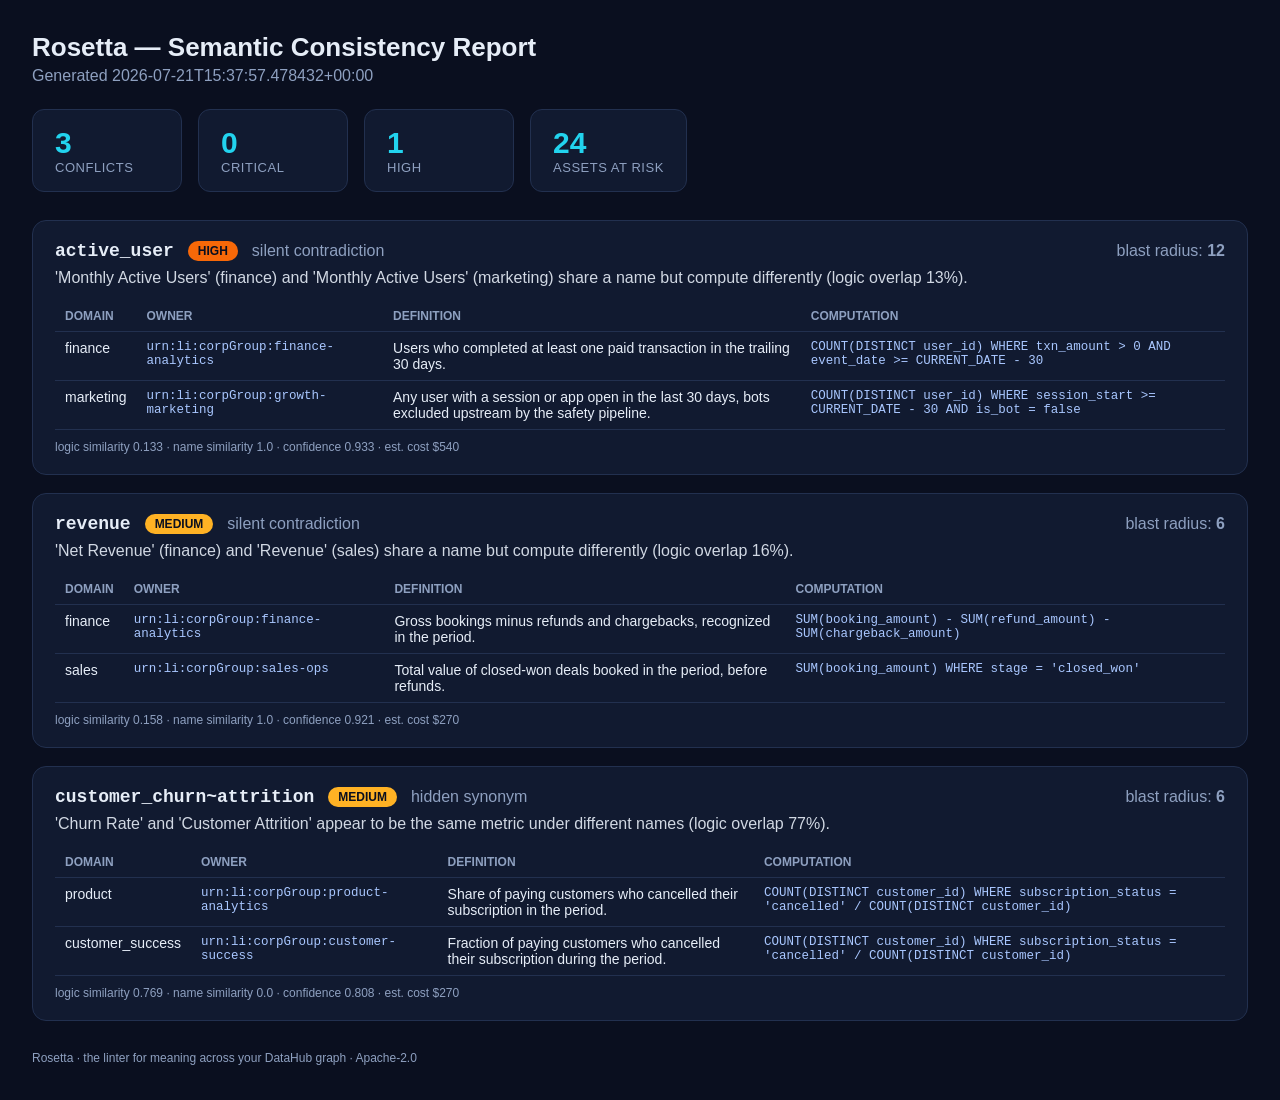
<file: examples/exports/sample_report.html>
<!doctype html>
<html lang="en"><head><meta charset="utf-8">
<meta name="viewport" content="width=device-width, initial-scale=1">
<title>Rosetta Semantic Consistency Report</title>
<style>
  :root{--bg:#0a0f1f;--panel:#111a30;--line:#22304f;--cyan:#22d3ee;--text:#e6edf7;--muted:#8ea0c0}
  *{box-sizing:border-box} body{margin:0;background:var(--bg);color:var(--text);
    font-family:-apple-system,Segoe UI,Roboto,Helvetica,Arial,sans-serif;padding:32px}
  h1{font-size:26px;margin:0 0 4px} .sub{color:var(--muted);margin-bottom:24px}
  .stats{display:flex;gap:16px;flex-wrap:wrap;margin-bottom:28px}
  .stat{background:var(--panel);border:1px solid var(--line);border-radius:12px;
    padding:16px 22px;min-width:150px}
  .stat .n{font-size:30px;font-weight:700;color:var(--cyan)}
  .stat .l{color:var(--muted);font-size:13px;text-transform:uppercase;letter-spacing:.04em}
  .card{background:var(--panel);border:1px solid var(--line);border-radius:14px;
    padding:20px 22px;margin-bottom:18px}
  .card-head{display:flex;align-items:center;gap:14px;flex-wrap:wrap;margin-bottom:8px}
  .metric{font-size:18px;font-weight:700;font-family:ui-monospace,SFMono-Regular,Menlo,monospace}
  .badge{color:#0a0f1f;font-weight:700;font-size:12px;padding:3px 10px;border-radius:20px}
  .kind{color:var(--muted)} .blast{margin-left:auto;color:var(--muted)}
  .rationale{color:var(--text);opacity:.9;margin:6px 0 14px}
  table{width:100%;border-collapse:collapse;font-size:14px}
  th,td{text-align:left;padding:8px 10px;border-bottom:1px solid var(--line);vertical-align:top}
  th{color:var(--muted);font-weight:600;font-size:12px;text-transform:uppercase}
  .mono{font-family:ui-monospace,SFMono-Regular,Menlo,monospace;font-size:12.5px;color:#a9c7ff}
  .sims{color:var(--muted);font-size:12px;margin-top:10px}
  footer{color:var(--muted);font-size:12px;margin-top:30px}
</style></head><body>
  <h1>Rosetta — Semantic Consistency Report</h1>
  <div class="sub">Generated 2026-07-21T15:37:57.478432+00:00</div>
  <div class="stats">
    <div class="stat"><div class="n">3</div><div class="l">Conflicts</div></div>
    <div class="stat"><div class="n">0</div><div class="l">Critical</div></div>
    <div class="stat"><div class="n">1</div><div class="l">High</div></div>
    <div class="stat"><div class="n">24</div><div class="l">Assets at risk</div></div>
  </div>
  
            <div class="card">
              <div class="card-head">
                <span class="metric">active_user</span>
                <span class="badge" style="background:#f76808">HIGH</span>
                <span class="kind">silent contradiction</span>
                <span class="blast">blast radius: <b>12</b></span>
              </div>
              <p class="rationale">'Monthly Active Users' (finance) and 'Monthly Active Users' (marketing) share a name but compute differently (logic overlap 13%).</p>
              <table>
                <thead><tr><th>Domain</th><th>Owner</th><th>Definition</th><th>Computation</th></tr></thead>
                <tbody><tr><td>finance</td><td class='mono'>urn:li:corpGroup:finance-analytics</td><td>Users who completed at least one paid transaction in the trailing 30 days.</td><td class='mono'>COUNT(DISTINCT user_id) WHERE txn_amount > 0 AND event_date >= CURRENT_DATE - 30</td></tr><tr><td>marketing</td><td class='mono'>urn:li:corpGroup:growth-marketing</td><td>Any user with a session or app open in the last 30 days, bots excluded upstream by the safety pipeline.</td><td class='mono'>COUNT(DISTINCT user_id) WHERE session_start >= CURRENT_DATE - 30 AND is_bot = false</td></tr></tbody>
              </table>
              <div class="sims">logic similarity 0.133 ·
                name similarity 1.0 ·
                confidence 0.933 ·
                est. cost $540</div>
            </div>
            <div class="card">
              <div class="card-head">
                <span class="metric">revenue</span>
                <span class="badge" style="background:#ffb224">MEDIUM</span>
                <span class="kind">silent contradiction</span>
                <span class="blast">blast radius: <b>6</b></span>
              </div>
              <p class="rationale">'Net Revenue' (finance) and 'Revenue' (sales) share a name but compute differently (logic overlap 16%).</p>
              <table>
                <thead><tr><th>Domain</th><th>Owner</th><th>Definition</th><th>Computation</th></tr></thead>
                <tbody><tr><td>finance</td><td class='mono'>urn:li:corpGroup:finance-analytics</td><td>Gross bookings minus refunds and chargebacks, recognized in the period.</td><td class='mono'>SUM(booking_amount) - SUM(refund_amount) - SUM(chargeback_amount)</td></tr><tr><td>sales</td><td class='mono'>urn:li:corpGroup:sales-ops</td><td>Total value of closed-won deals booked in the period, before refunds.</td><td class='mono'>SUM(booking_amount) WHERE stage = 'closed_won'</td></tr></tbody>
              </table>
              <div class="sims">logic similarity 0.158 ·
                name similarity 1.0 ·
                confidence 0.921 ·
                est. cost $270</div>
            </div>
            <div class="card">
              <div class="card-head">
                <span class="metric">customer_churn~attrition</span>
                <span class="badge" style="background:#ffb224">MEDIUM</span>
                <span class="kind">hidden synonym</span>
                <span class="blast">blast radius: <b>6</b></span>
              </div>
              <p class="rationale">'Churn Rate' and 'Customer Attrition' appear to be the same metric under different names (logic overlap 77%).</p>
              <table>
                <thead><tr><th>Domain</th><th>Owner</th><th>Definition</th><th>Computation</th></tr></thead>
                <tbody><tr><td>product</td><td class='mono'>urn:li:corpGroup:product-analytics</td><td>Share of paying customers who cancelled their subscription in the period.</td><td class='mono'>COUNT(DISTINCT customer_id) WHERE subscription_status = 'cancelled' / COUNT(DISTINCT customer_id)</td></tr><tr><td>customer_success</td><td class='mono'>urn:li:corpGroup:customer-success</td><td>Fraction of paying customers who cancelled their subscription during the period.</td><td class='mono'>COUNT(DISTINCT customer_id) WHERE subscription_status = 'cancelled' / COUNT(DISTINCT customer_id)</td></tr></tbody>
              </table>
              <div class="sims">logic similarity 0.769 ·
                name similarity 0.0 ·
                confidence 0.808 ·
                est. cost $270</div>
            </div>
  <footer>Rosetta · the linter for meaning across your DataHub graph · Apache-2.0</footer>
</body></html>
</file>
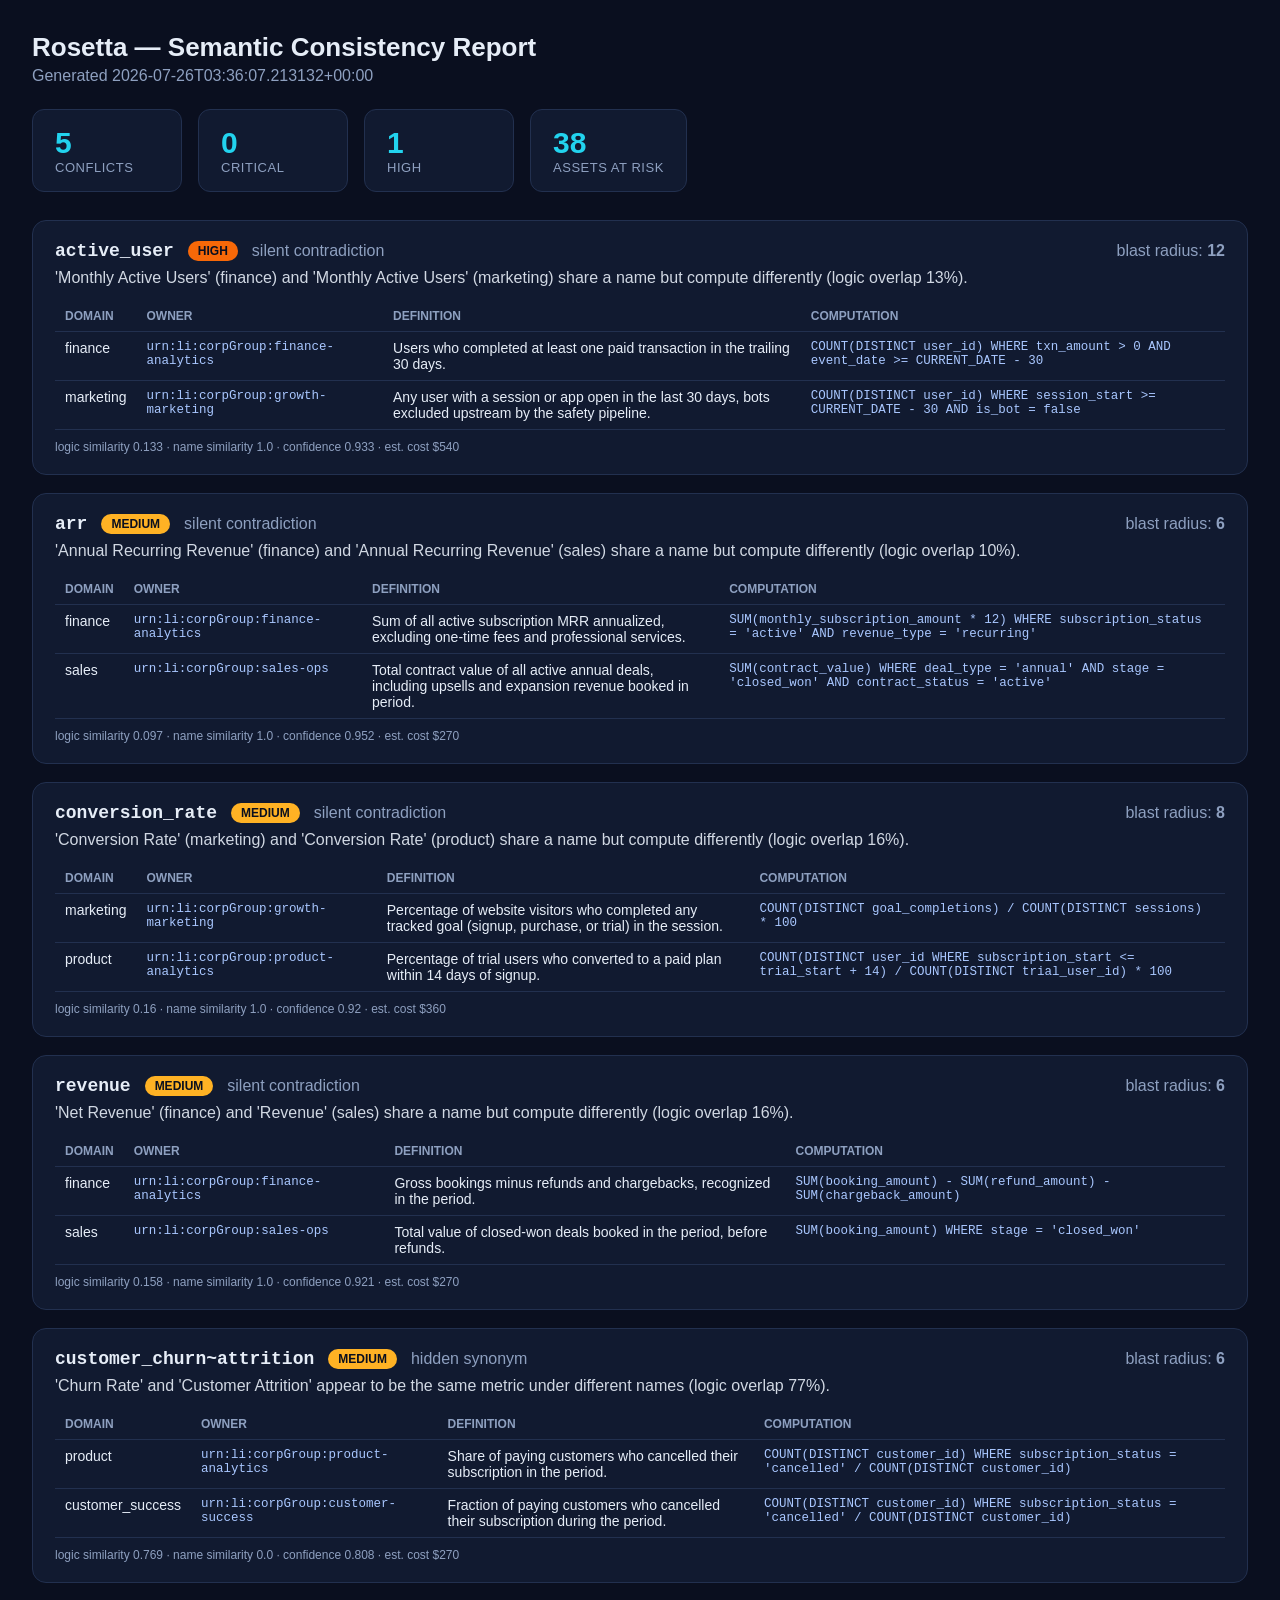
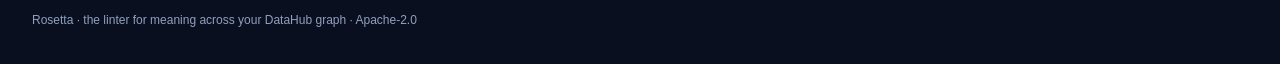
<file: Not in use/exports/rosetta_report_20260726T033607Z.html>
<!doctype html>
<html lang="en"><head><meta charset="utf-8">
<meta name="viewport" content="width=device-width, initial-scale=1">
<title>Rosetta Semantic Consistency Report</title>
<style>
  :root{--bg:#0a0f1f;--panel:#111a30;--line:#22304f;--cyan:#22d3ee;--text:#e6edf7;--muted:#8ea0c0}
  *{box-sizing:border-box} body{margin:0;background:var(--bg);color:var(--text);
    font-family:-apple-system,Segoe UI,Roboto,Helvetica,Arial,sans-serif;padding:32px}
  h1{font-size:26px;margin:0 0 4px} .sub{color:var(--muted);margin-bottom:24px}
  .stats{display:flex;gap:16px;flex-wrap:wrap;margin-bottom:28px}
  .stat{background:var(--panel);border:1px solid var(--line);border-radius:12px;
    padding:16px 22px;min-width:150px}
  .stat .n{font-size:30px;font-weight:700;color:var(--cyan)}
  .stat .l{color:var(--muted);font-size:13px;text-transform:uppercase;letter-spacing:.04em}
  .card{background:var(--panel);border:1px solid var(--line);border-radius:14px;
    padding:20px 22px;margin-bottom:18px}
  .card-head{display:flex;align-items:center;gap:14px;flex-wrap:wrap;margin-bottom:8px}
  .metric{font-size:18px;font-weight:700;font-family:ui-monospace,SFMono-Regular,Menlo,monospace}
  .badge{color:#0a0f1f;font-weight:700;font-size:12px;padding:3px 10px;border-radius:20px}
  .kind{color:var(--muted)} .blast{margin-left:auto;color:var(--muted)}
  .rationale{color:var(--text);opacity:.9;margin:6px 0 14px}
  table{width:100%;border-collapse:collapse;font-size:14px}
  th,td{text-align:left;padding:8px 10px;border-bottom:1px solid var(--line);vertical-align:top}
  th{color:var(--muted);font-weight:600;font-size:12px;text-transform:uppercase}
  .mono{font-family:ui-monospace,SFMono-Regular,Menlo,monospace;font-size:12.5px;color:#a9c7ff}
  .sims{color:var(--muted);font-size:12px;margin-top:10px}
  footer{color:var(--muted);font-size:12px;margin-top:30px}
</style></head><body>
  <h1>Rosetta — Semantic Consistency Report</h1>
  <div class="sub">Generated 2026-07-26T03:36:07.213132+00:00</div>
  <div class="stats">
    <div class="stat"><div class="n">5</div><div class="l">Conflicts</div></div>
    <div class="stat"><div class="n">0</div><div class="l">Critical</div></div>
    <div class="stat"><div class="n">1</div><div class="l">High</div></div>
    <div class="stat"><div class="n">38</div><div class="l">Assets at risk</div></div>
  </div>
  
            <div class="card">
              <div class="card-head">
                <span class="metric">active_user</span>
                <span class="badge" style="background:#f76808">HIGH</span>
                <span class="kind">silent contradiction</span>
                <span class="blast">blast radius: <b>12</b></span>
              </div>
              <p class="rationale">'Monthly Active Users' (finance) and 'Monthly Active Users' (marketing) share a name but compute differently (logic overlap 13%).</p>
              <table>
                <thead><tr><th>Domain</th><th>Owner</th><th>Definition</th><th>Computation</th></tr></thead>
                <tbody><tr><td>finance</td><td class='mono'>urn:li:corpGroup:finance-analytics</td><td>Users who completed at least one paid transaction in the trailing 30 days.</td><td class='mono'>COUNT(DISTINCT user_id) WHERE txn_amount > 0 AND event_date >= CURRENT_DATE - 30</td></tr><tr><td>marketing</td><td class='mono'>urn:li:corpGroup:growth-marketing</td><td>Any user with a session or app open in the last 30 days, bots excluded upstream by the safety pipeline.</td><td class='mono'>COUNT(DISTINCT user_id) WHERE session_start >= CURRENT_DATE - 30 AND is_bot = false</td></tr></tbody>
              </table>
              <div class="sims">logic similarity 0.133 ·
                name similarity 1.0 ·
                confidence 0.933 ·
                est. cost $540</div>
            </div>
            <div class="card">
              <div class="card-head">
                <span class="metric">arr</span>
                <span class="badge" style="background:#ffb224">MEDIUM</span>
                <span class="kind">silent contradiction</span>
                <span class="blast">blast radius: <b>6</b></span>
              </div>
              <p class="rationale">'Annual Recurring Revenue' (finance) and 'Annual Recurring Revenue' (sales) share a name but compute differently (logic overlap 10%).</p>
              <table>
                <thead><tr><th>Domain</th><th>Owner</th><th>Definition</th><th>Computation</th></tr></thead>
                <tbody><tr><td>finance</td><td class='mono'>urn:li:corpGroup:finance-analytics</td><td>Sum of all active subscription MRR annualized, excluding one-time fees and professional services.</td><td class='mono'>SUM(monthly_subscription_amount * 12) WHERE subscription_status = 'active' AND revenue_type = 'recurring'</td></tr><tr><td>sales</td><td class='mono'>urn:li:corpGroup:sales-ops</td><td>Total contract value of all active annual deals, including upsells and expansion revenue booked in period.</td><td class='mono'>SUM(contract_value) WHERE deal_type = 'annual' AND stage = 'closed_won' AND contract_status = 'active'</td></tr></tbody>
              </table>
              <div class="sims">logic similarity 0.097 ·
                name similarity 1.0 ·
                confidence 0.952 ·
                est. cost $270</div>
            </div>
            <div class="card">
              <div class="card-head">
                <span class="metric">conversion_rate</span>
                <span class="badge" style="background:#ffb224">MEDIUM</span>
                <span class="kind">silent contradiction</span>
                <span class="blast">blast radius: <b>8</b></span>
              </div>
              <p class="rationale">'Conversion Rate' (marketing) and 'Conversion Rate' (product) share a name but compute differently (logic overlap 16%).</p>
              <table>
                <thead><tr><th>Domain</th><th>Owner</th><th>Definition</th><th>Computation</th></tr></thead>
                <tbody><tr><td>marketing</td><td class='mono'>urn:li:corpGroup:growth-marketing</td><td>Percentage of website visitors who completed any tracked goal (signup, purchase, or trial) in the session.</td><td class='mono'>COUNT(DISTINCT goal_completions) / COUNT(DISTINCT sessions) * 100</td></tr><tr><td>product</td><td class='mono'>urn:li:corpGroup:product-analytics</td><td>Percentage of trial users who converted to a paid plan within 14 days of signup.</td><td class='mono'>COUNT(DISTINCT user_id WHERE subscription_start <= trial_start + 14) / COUNT(DISTINCT trial_user_id) * 100</td></tr></tbody>
              </table>
              <div class="sims">logic similarity 0.16 ·
                name similarity 1.0 ·
                confidence 0.92 ·
                est. cost $360</div>
            </div>
            <div class="card">
              <div class="card-head">
                <span class="metric">revenue</span>
                <span class="badge" style="background:#ffb224">MEDIUM</span>
                <span class="kind">silent contradiction</span>
                <span class="blast">blast radius: <b>6</b></span>
              </div>
              <p class="rationale">'Net Revenue' (finance) and 'Revenue' (sales) share a name but compute differently (logic overlap 16%).</p>
              <table>
                <thead><tr><th>Domain</th><th>Owner</th><th>Definition</th><th>Computation</th></tr></thead>
                <tbody><tr><td>finance</td><td class='mono'>urn:li:corpGroup:finance-analytics</td><td>Gross bookings minus refunds and chargebacks, recognized in the period.</td><td class='mono'>SUM(booking_amount) - SUM(refund_amount) - SUM(chargeback_amount)</td></tr><tr><td>sales</td><td class='mono'>urn:li:corpGroup:sales-ops</td><td>Total value of closed-won deals booked in the period, before refunds.</td><td class='mono'>SUM(booking_amount) WHERE stage = 'closed_won'</td></tr></tbody>
              </table>
              <div class="sims">logic similarity 0.158 ·
                name similarity 1.0 ·
                confidence 0.921 ·
                est. cost $270</div>
            </div>
            <div class="card">
              <div class="card-head">
                <span class="metric">customer_churn~attrition</span>
                <span class="badge" style="background:#ffb224">MEDIUM</span>
                <span class="kind">hidden synonym</span>
                <span class="blast">blast radius: <b>6</b></span>
              </div>
              <p class="rationale">'Churn Rate' and 'Customer Attrition' appear to be the same metric under different names (logic overlap 77%).</p>
              <table>
                <thead><tr><th>Domain</th><th>Owner</th><th>Definition</th><th>Computation</th></tr></thead>
                <tbody><tr><td>product</td><td class='mono'>urn:li:corpGroup:product-analytics</td><td>Share of paying customers who cancelled their subscription in the period.</td><td class='mono'>COUNT(DISTINCT customer_id) WHERE subscription_status = 'cancelled' / COUNT(DISTINCT customer_id)</td></tr><tr><td>customer_success</td><td class='mono'>urn:li:corpGroup:customer-success</td><td>Fraction of paying customers who cancelled their subscription during the period.</td><td class='mono'>COUNT(DISTINCT customer_id) WHERE subscription_status = 'cancelled' / COUNT(DISTINCT customer_id)</td></tr></tbody>
              </table>
              <div class="sims">logic similarity 0.769 ·
                name similarity 0.0 ·
                confidence 0.808 ·
                est. cost $270</div>
            </div>
  <footer>Rosetta · the linter for meaning across your DataHub graph · Apache-2.0</footer>
</body></html>
</file>
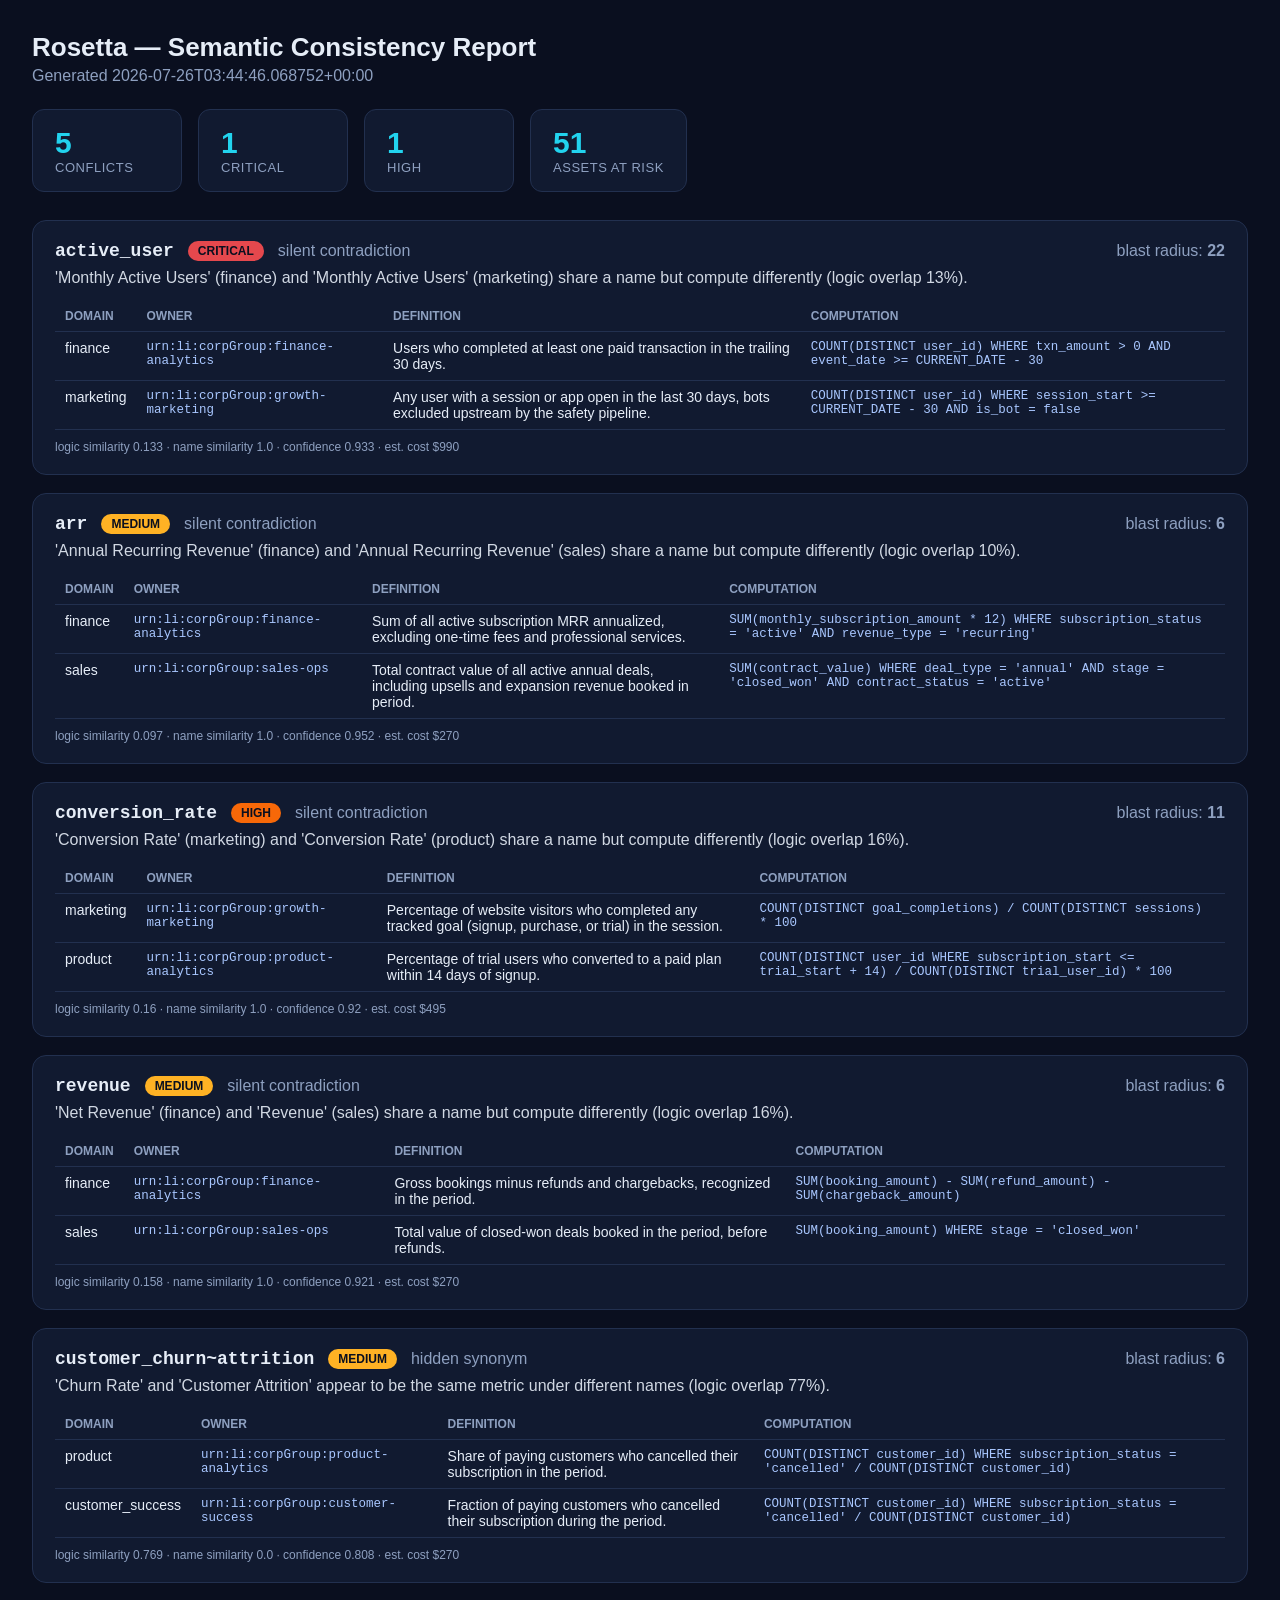
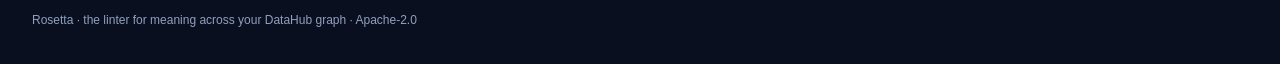
<file: Not in use/exports/rosetta_report_20260726T034446Z.html>
<!doctype html>
<html lang="en"><head><meta charset="utf-8">
<meta name="viewport" content="width=device-width, initial-scale=1">
<title>Rosetta Semantic Consistency Report</title>
<style>
  :root{--bg:#0a0f1f;--panel:#111a30;--line:#22304f;--cyan:#22d3ee;--text:#e6edf7;--muted:#8ea0c0}
  *{box-sizing:border-box} body{margin:0;background:var(--bg);color:var(--text);
    font-family:-apple-system,Segoe UI,Roboto,Helvetica,Arial,sans-serif;padding:32px}
  h1{font-size:26px;margin:0 0 4px} .sub{color:var(--muted);margin-bottom:24px}
  .stats{display:flex;gap:16px;flex-wrap:wrap;margin-bottom:28px}
  .stat{background:var(--panel);border:1px solid var(--line);border-radius:12px;
    padding:16px 22px;min-width:150px}
  .stat .n{font-size:30px;font-weight:700;color:var(--cyan)}
  .stat .l{color:var(--muted);font-size:13px;text-transform:uppercase;letter-spacing:.04em}
  .card{background:var(--panel);border:1px solid var(--line);border-radius:14px;
    padding:20px 22px;margin-bottom:18px}
  .card-head{display:flex;align-items:center;gap:14px;flex-wrap:wrap;margin-bottom:8px}
  .metric{font-size:18px;font-weight:700;font-family:ui-monospace,SFMono-Regular,Menlo,monospace}
  .badge{color:#0a0f1f;font-weight:700;font-size:12px;padding:3px 10px;border-radius:20px}
  .kind{color:var(--muted)} .blast{margin-left:auto;color:var(--muted)}
  .rationale{color:var(--text);opacity:.9;margin:6px 0 14px}
  table{width:100%;border-collapse:collapse;font-size:14px}
  th,td{text-align:left;padding:8px 10px;border-bottom:1px solid var(--line);vertical-align:top}
  th{color:var(--muted);font-weight:600;font-size:12px;text-transform:uppercase}
  .mono{font-family:ui-monospace,SFMono-Regular,Menlo,monospace;font-size:12.5px;color:#a9c7ff}
  .sims{color:var(--muted);font-size:12px;margin-top:10px}
  footer{color:var(--muted);font-size:12px;margin-top:30px}
</style></head><body>
  <h1>Rosetta — Semantic Consistency Report</h1>
  <div class="sub">Generated 2026-07-26T03:44:46.068752+00:00</div>
  <div class="stats">
    <div class="stat"><div class="n">5</div><div class="l">Conflicts</div></div>
    <div class="stat"><div class="n">1</div><div class="l">Critical</div></div>
    <div class="stat"><div class="n">1</div><div class="l">High</div></div>
    <div class="stat"><div class="n">51</div><div class="l">Assets at risk</div></div>
  </div>
  
            <div class="card">
              <div class="card-head">
                <span class="metric">active_user</span>
                <span class="badge" style="background:#e5484d">CRITICAL</span>
                <span class="kind">silent contradiction</span>
                <span class="blast">blast radius: <b>22</b></span>
              </div>
              <p class="rationale">'Monthly Active Users' (finance) and 'Monthly Active Users' (marketing) share a name but compute differently (logic overlap 13%).</p>
              <table>
                <thead><tr><th>Domain</th><th>Owner</th><th>Definition</th><th>Computation</th></tr></thead>
                <tbody><tr><td>finance</td><td class='mono'>urn:li:corpGroup:finance-analytics</td><td>Users who completed at least one paid transaction in the trailing 30 days.</td><td class='mono'>COUNT(DISTINCT user_id) WHERE txn_amount > 0 AND event_date >= CURRENT_DATE - 30</td></tr><tr><td>marketing</td><td class='mono'>urn:li:corpGroup:growth-marketing</td><td>Any user with a session or app open in the last 30 days, bots excluded upstream by the safety pipeline.</td><td class='mono'>COUNT(DISTINCT user_id) WHERE session_start >= CURRENT_DATE - 30 AND is_bot = false</td></tr></tbody>
              </table>
              <div class="sims">logic similarity 0.133 ·
                name similarity 1.0 ·
                confidence 0.933 ·
                est. cost $990</div>
            </div>
            <div class="card">
              <div class="card-head">
                <span class="metric">arr</span>
                <span class="badge" style="background:#ffb224">MEDIUM</span>
                <span class="kind">silent contradiction</span>
                <span class="blast">blast radius: <b>6</b></span>
              </div>
              <p class="rationale">'Annual Recurring Revenue' (finance) and 'Annual Recurring Revenue' (sales) share a name but compute differently (logic overlap 10%).</p>
              <table>
                <thead><tr><th>Domain</th><th>Owner</th><th>Definition</th><th>Computation</th></tr></thead>
                <tbody><tr><td>finance</td><td class='mono'>urn:li:corpGroup:finance-analytics</td><td>Sum of all active subscription MRR annualized, excluding one-time fees and professional services.</td><td class='mono'>SUM(monthly_subscription_amount * 12) WHERE subscription_status = 'active' AND revenue_type = 'recurring'</td></tr><tr><td>sales</td><td class='mono'>urn:li:corpGroup:sales-ops</td><td>Total contract value of all active annual deals, including upsells and expansion revenue booked in period.</td><td class='mono'>SUM(contract_value) WHERE deal_type = 'annual' AND stage = 'closed_won' AND contract_status = 'active'</td></tr></tbody>
              </table>
              <div class="sims">logic similarity 0.097 ·
                name similarity 1.0 ·
                confidence 0.952 ·
                est. cost $270</div>
            </div>
            <div class="card">
              <div class="card-head">
                <span class="metric">conversion_rate</span>
                <span class="badge" style="background:#f76808">HIGH</span>
                <span class="kind">silent contradiction</span>
                <span class="blast">blast radius: <b>11</b></span>
              </div>
              <p class="rationale">'Conversion Rate' (marketing) and 'Conversion Rate' (product) share a name but compute differently (logic overlap 16%).</p>
              <table>
                <thead><tr><th>Domain</th><th>Owner</th><th>Definition</th><th>Computation</th></tr></thead>
                <tbody><tr><td>marketing</td><td class='mono'>urn:li:corpGroup:growth-marketing</td><td>Percentage of website visitors who completed any tracked goal (signup, purchase, or trial) in the session.</td><td class='mono'>COUNT(DISTINCT goal_completions) / COUNT(DISTINCT sessions) * 100</td></tr><tr><td>product</td><td class='mono'>urn:li:corpGroup:product-analytics</td><td>Percentage of trial users who converted to a paid plan within 14 days of signup.</td><td class='mono'>COUNT(DISTINCT user_id WHERE subscription_start <= trial_start + 14) / COUNT(DISTINCT trial_user_id) * 100</td></tr></tbody>
              </table>
              <div class="sims">logic similarity 0.16 ·
                name similarity 1.0 ·
                confidence 0.92 ·
                est. cost $495</div>
            </div>
            <div class="card">
              <div class="card-head">
                <span class="metric">revenue</span>
                <span class="badge" style="background:#ffb224">MEDIUM</span>
                <span class="kind">silent contradiction</span>
                <span class="blast">blast radius: <b>6</b></span>
              </div>
              <p class="rationale">'Net Revenue' (finance) and 'Revenue' (sales) share a name but compute differently (logic overlap 16%).</p>
              <table>
                <thead><tr><th>Domain</th><th>Owner</th><th>Definition</th><th>Computation</th></tr></thead>
                <tbody><tr><td>finance</td><td class='mono'>urn:li:corpGroup:finance-analytics</td><td>Gross bookings minus refunds and chargebacks, recognized in the period.</td><td class='mono'>SUM(booking_amount) - SUM(refund_amount) - SUM(chargeback_amount)</td></tr><tr><td>sales</td><td class='mono'>urn:li:corpGroup:sales-ops</td><td>Total value of closed-won deals booked in the period, before refunds.</td><td class='mono'>SUM(booking_amount) WHERE stage = 'closed_won'</td></tr></tbody>
              </table>
              <div class="sims">logic similarity 0.158 ·
                name similarity 1.0 ·
                confidence 0.921 ·
                est. cost $270</div>
            </div>
            <div class="card">
              <div class="card-head">
                <span class="metric">customer_churn~attrition</span>
                <span class="badge" style="background:#ffb224">MEDIUM</span>
                <span class="kind">hidden synonym</span>
                <span class="blast">blast radius: <b>6</b></span>
              </div>
              <p class="rationale">'Churn Rate' and 'Customer Attrition' appear to be the same metric under different names (logic overlap 77%).</p>
              <table>
                <thead><tr><th>Domain</th><th>Owner</th><th>Definition</th><th>Computation</th></tr></thead>
                <tbody><tr><td>product</td><td class='mono'>urn:li:corpGroup:product-analytics</td><td>Share of paying customers who cancelled their subscription in the period.</td><td class='mono'>COUNT(DISTINCT customer_id) WHERE subscription_status = 'cancelled' / COUNT(DISTINCT customer_id)</td></tr><tr><td>customer_success</td><td class='mono'>urn:li:corpGroup:customer-success</td><td>Fraction of paying customers who cancelled their subscription during the period.</td><td class='mono'>COUNT(DISTINCT customer_id) WHERE subscription_status = 'cancelled' / COUNT(DISTINCT customer_id)</td></tr></tbody>
              </table>
              <div class="sims">logic similarity 0.769 ·
                name similarity 0.0 ·
                confidence 0.808 ·
                est. cost $270</div>
            </div>
  <footer>Rosetta · the linter for meaning across your DataHub graph · Apache-2.0</footer>
</body></html>
</file>
